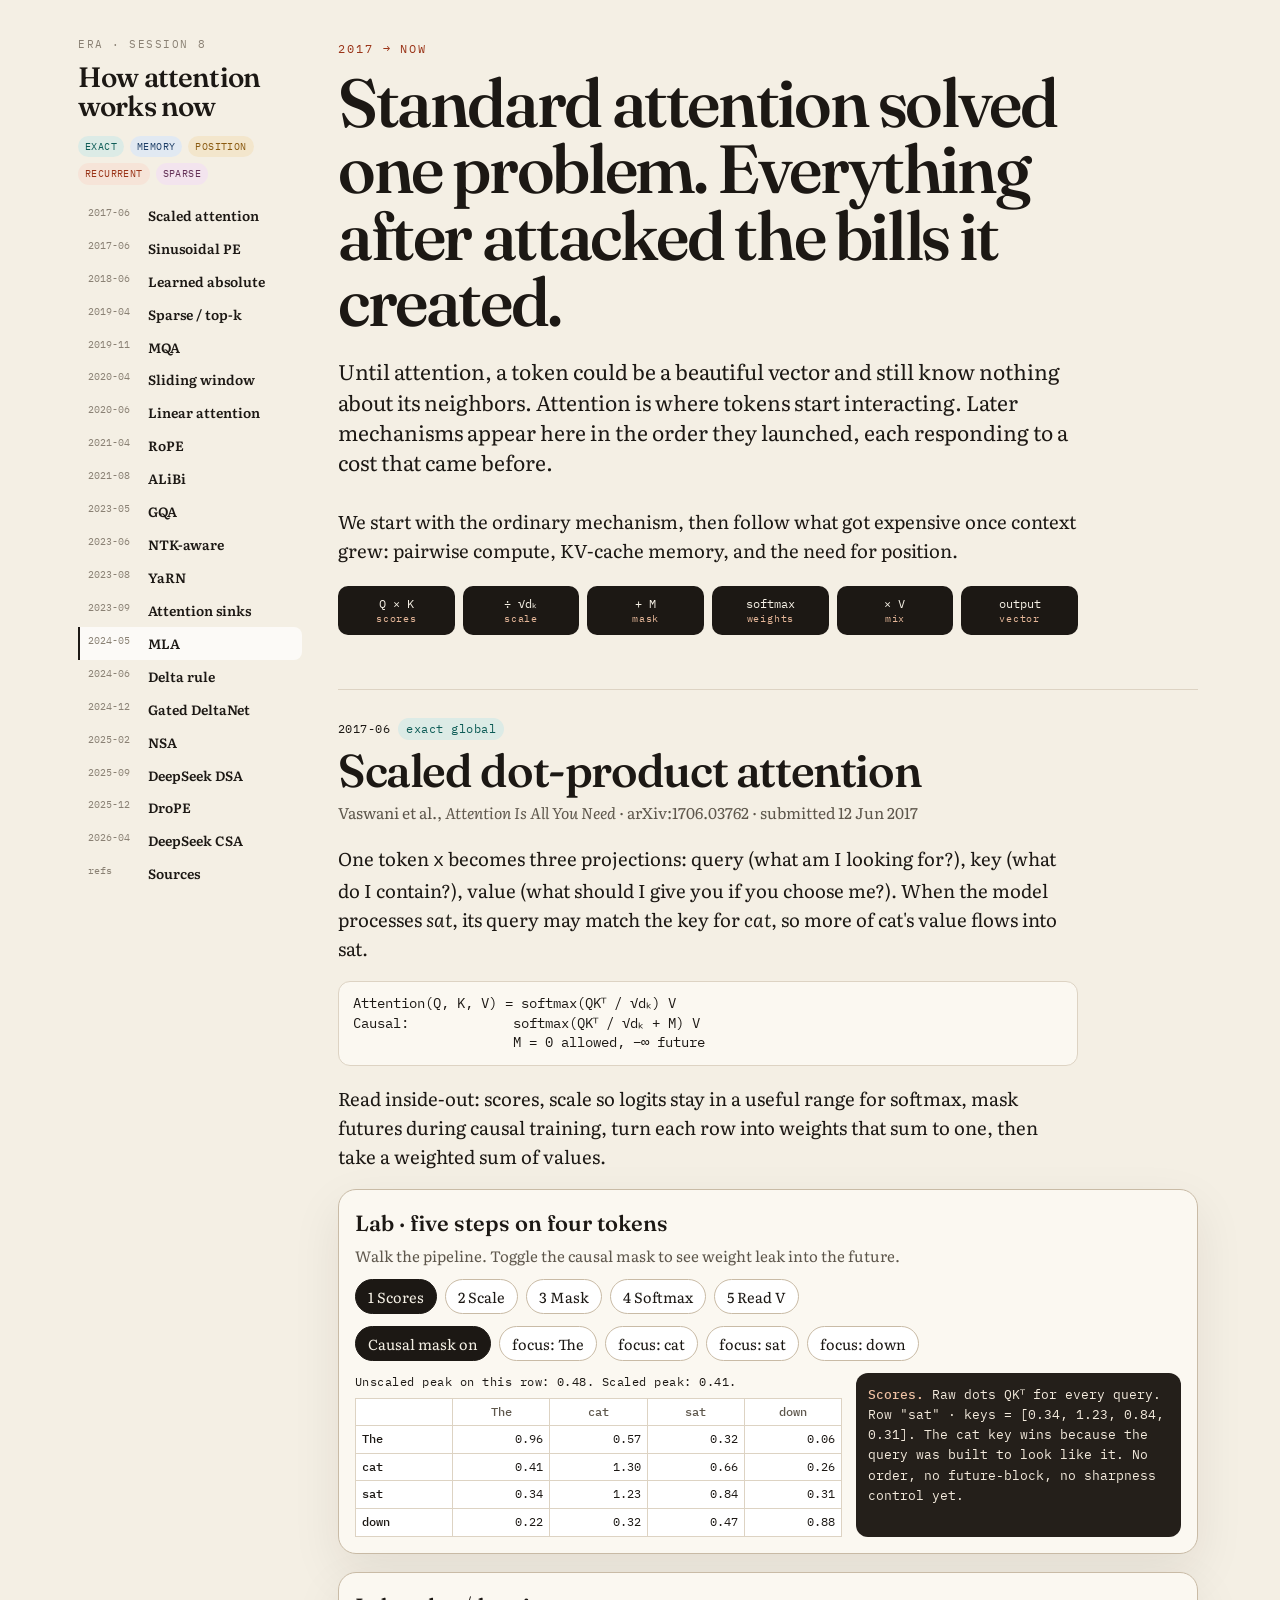
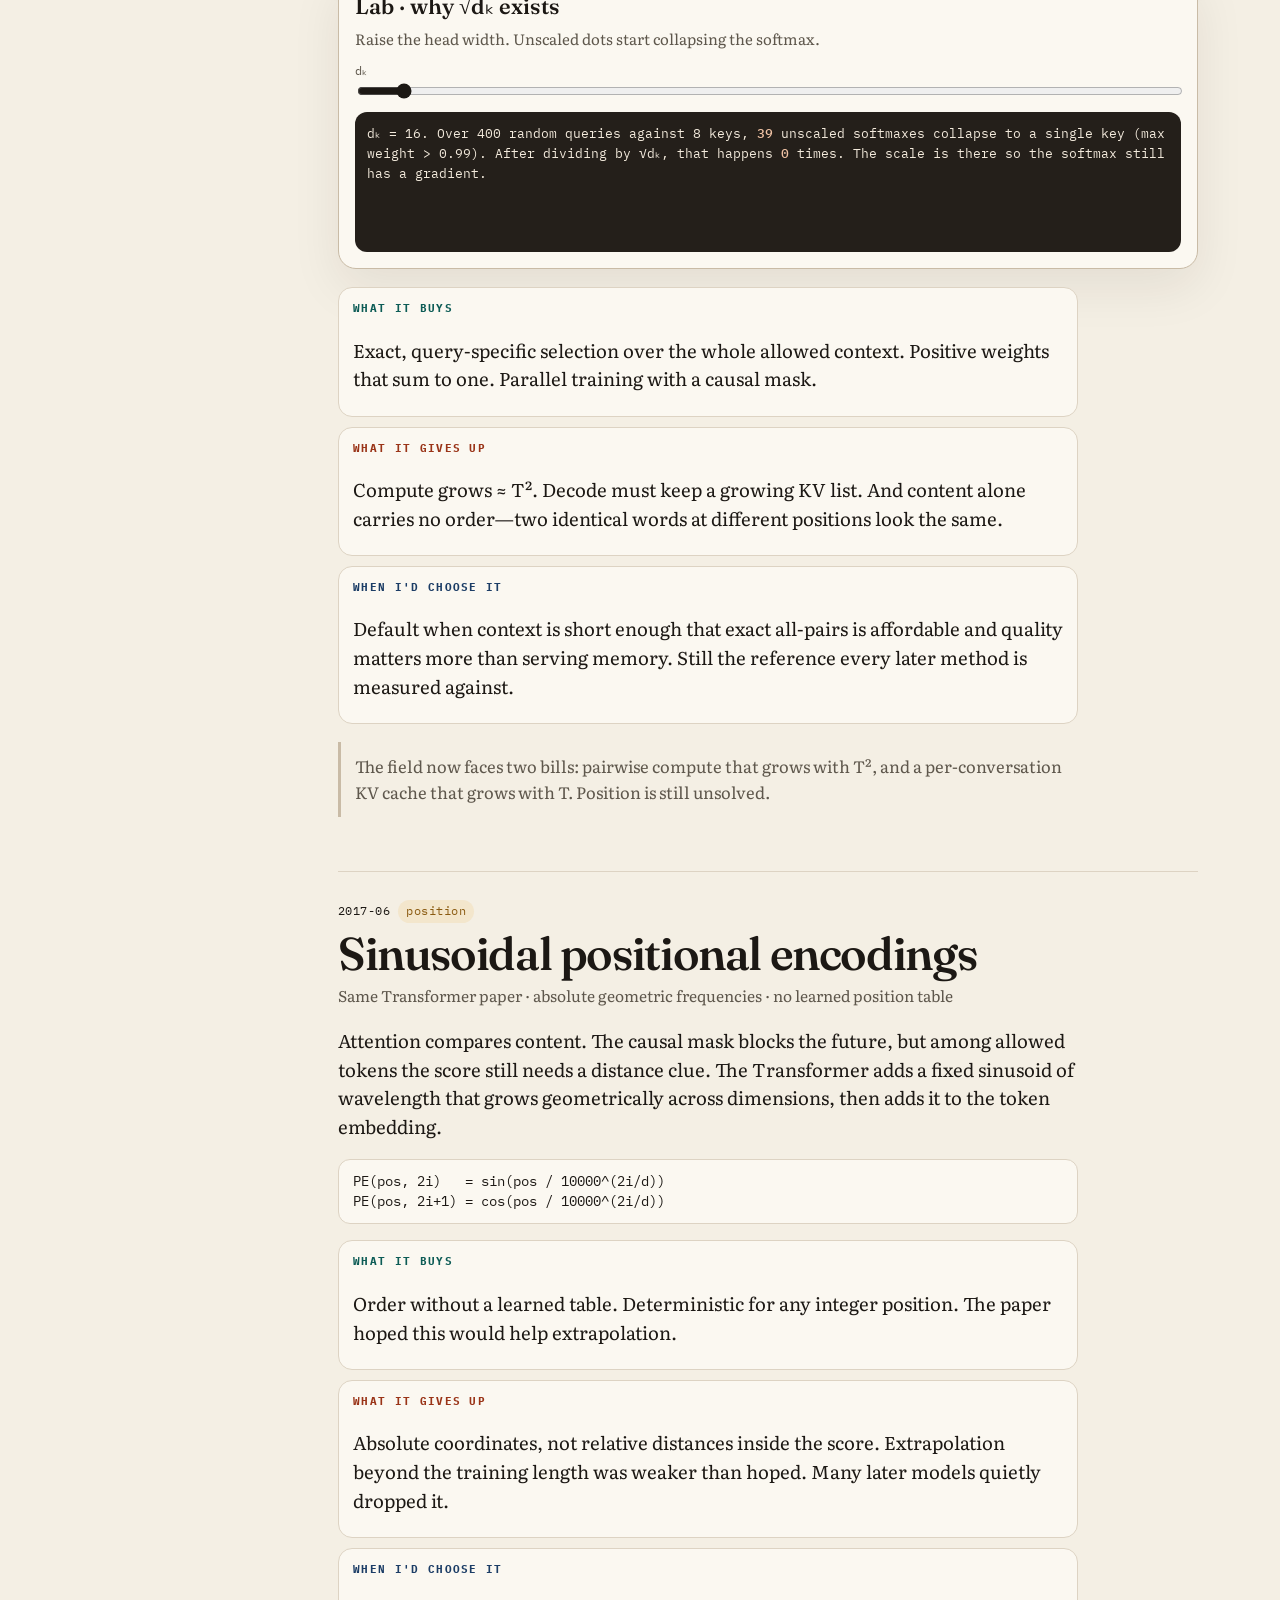
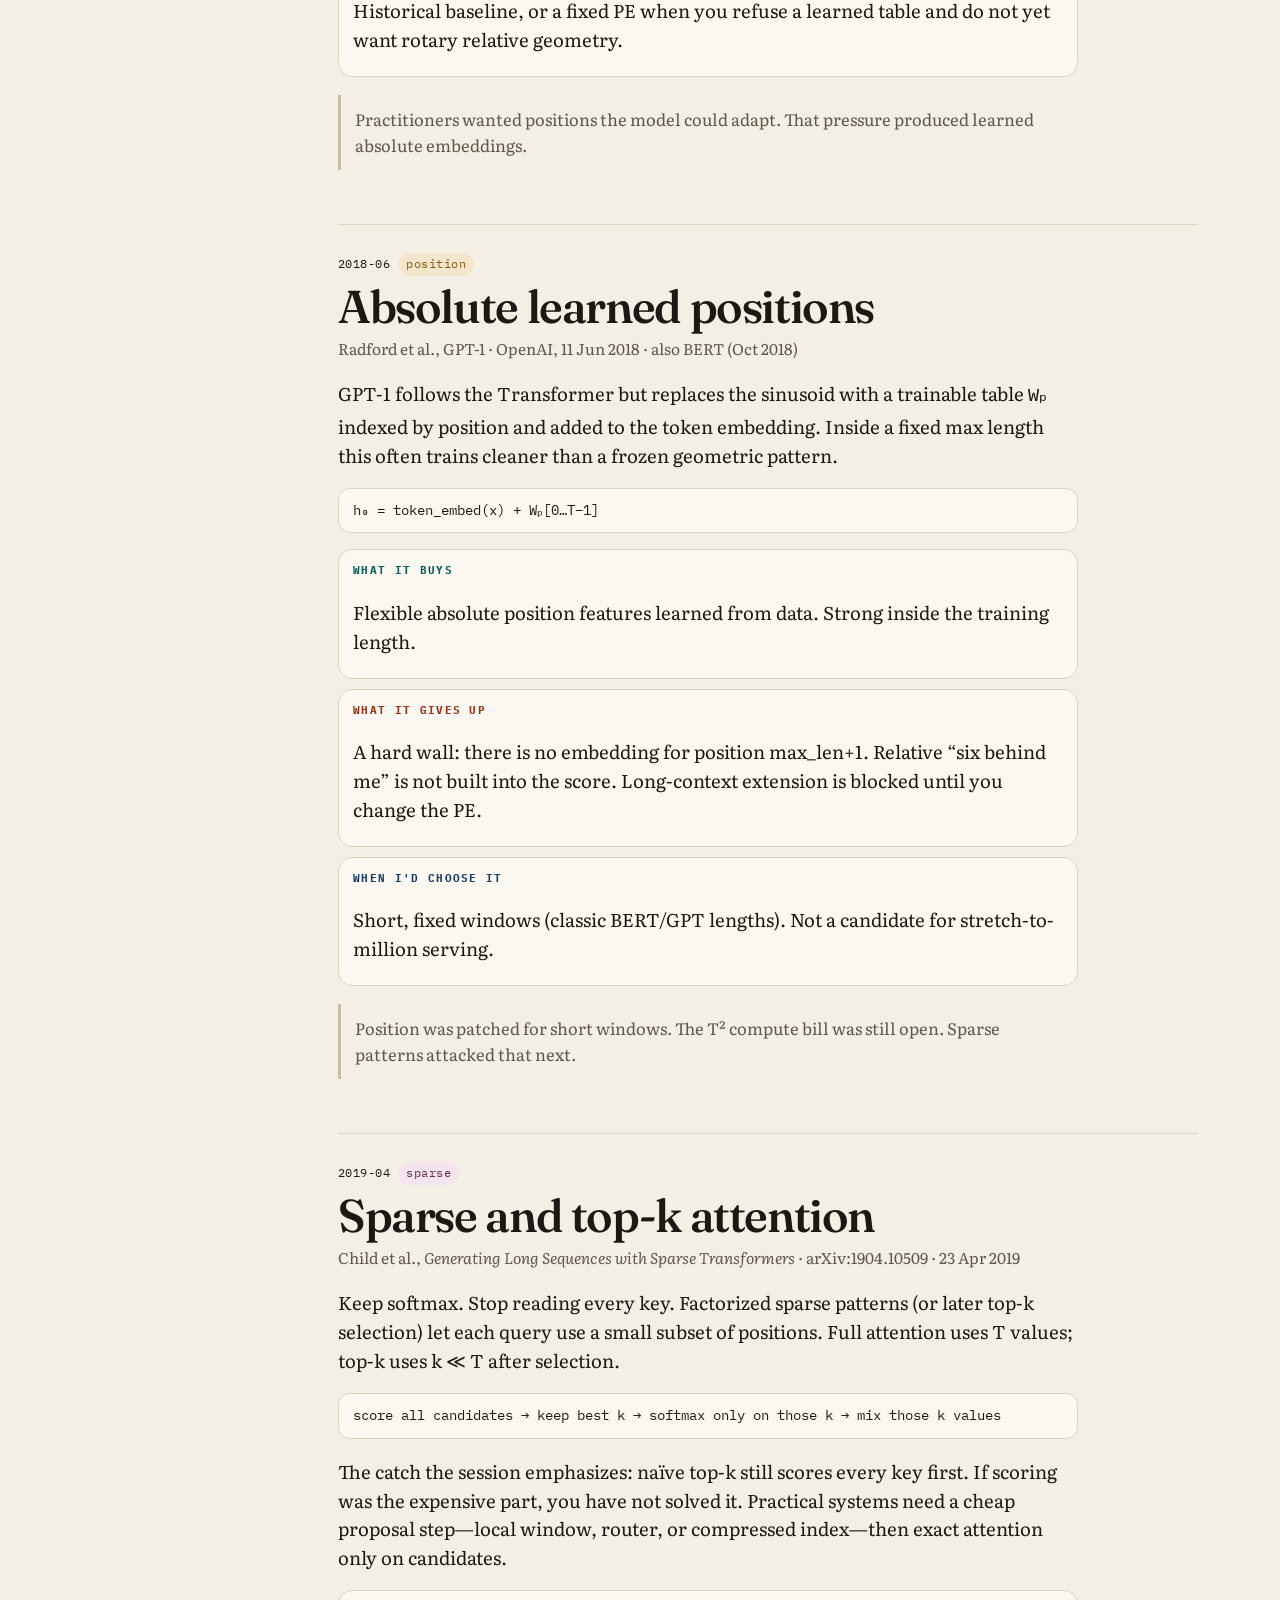
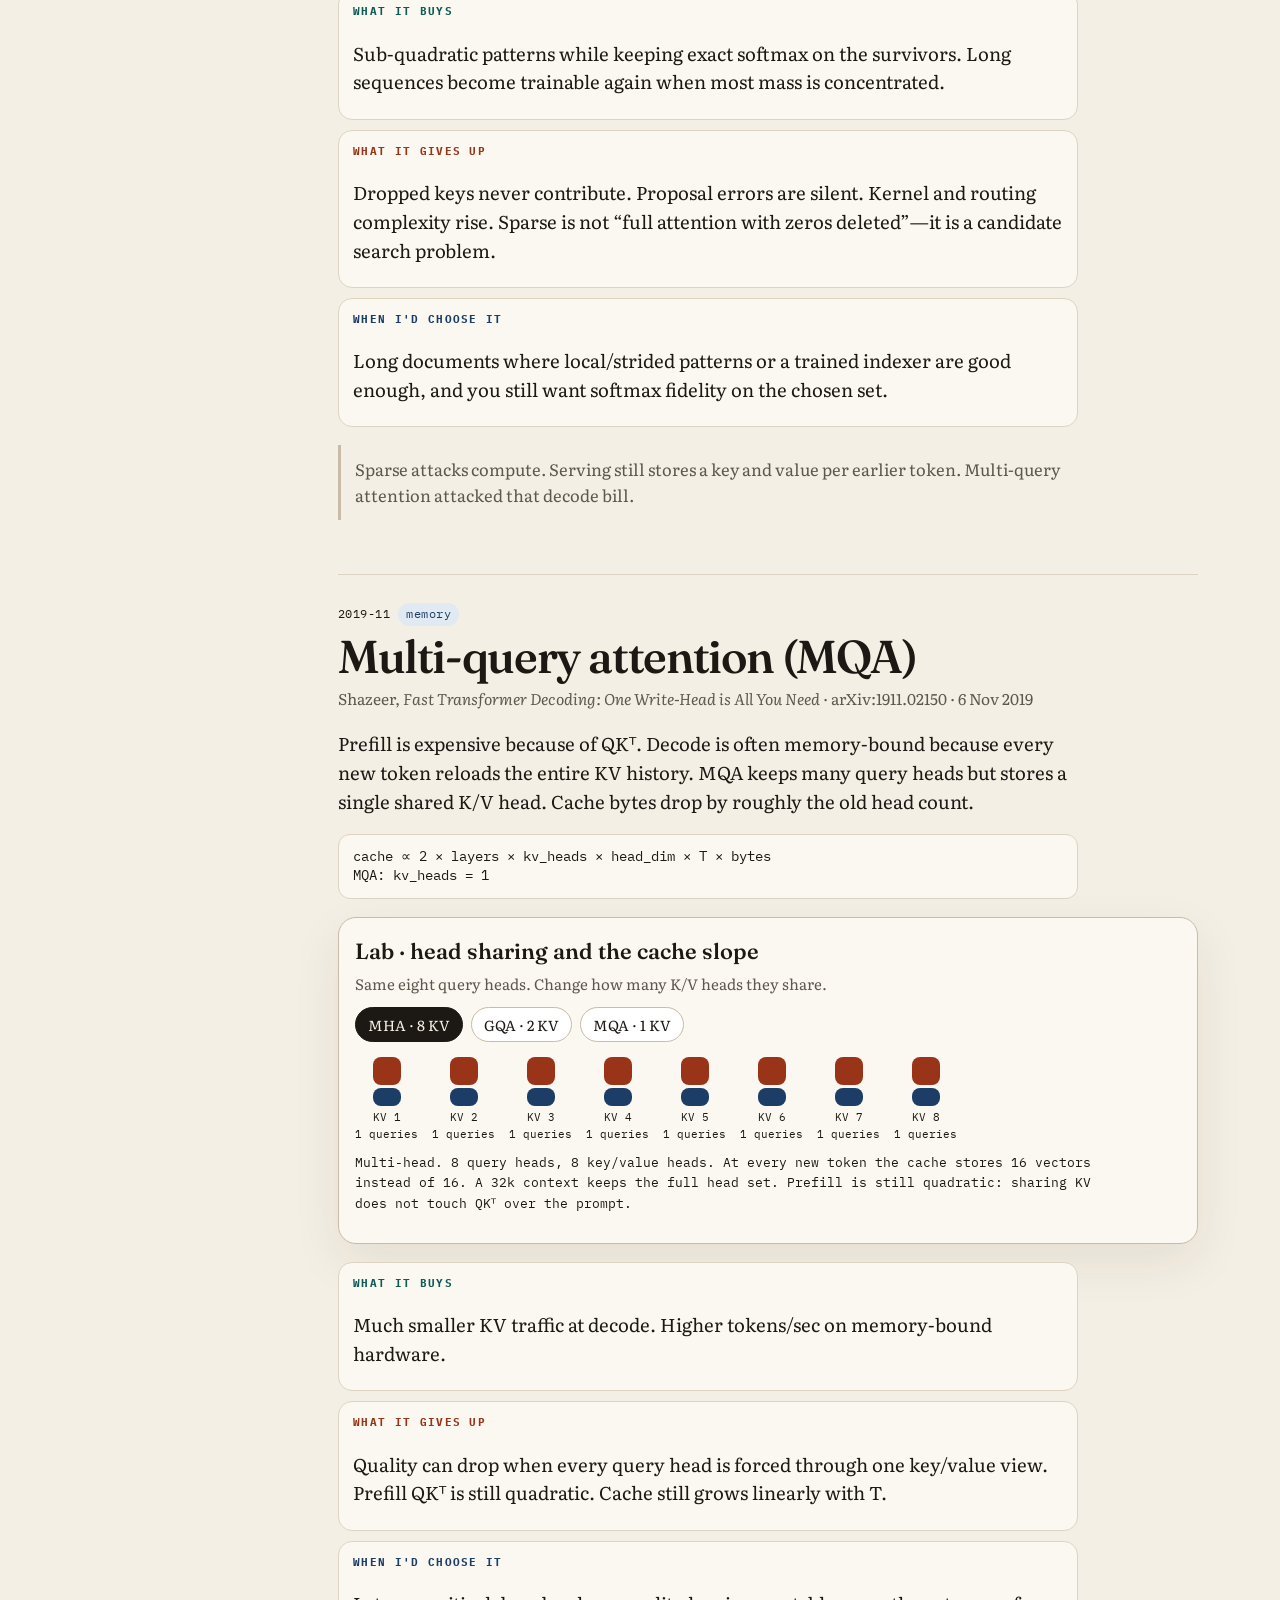
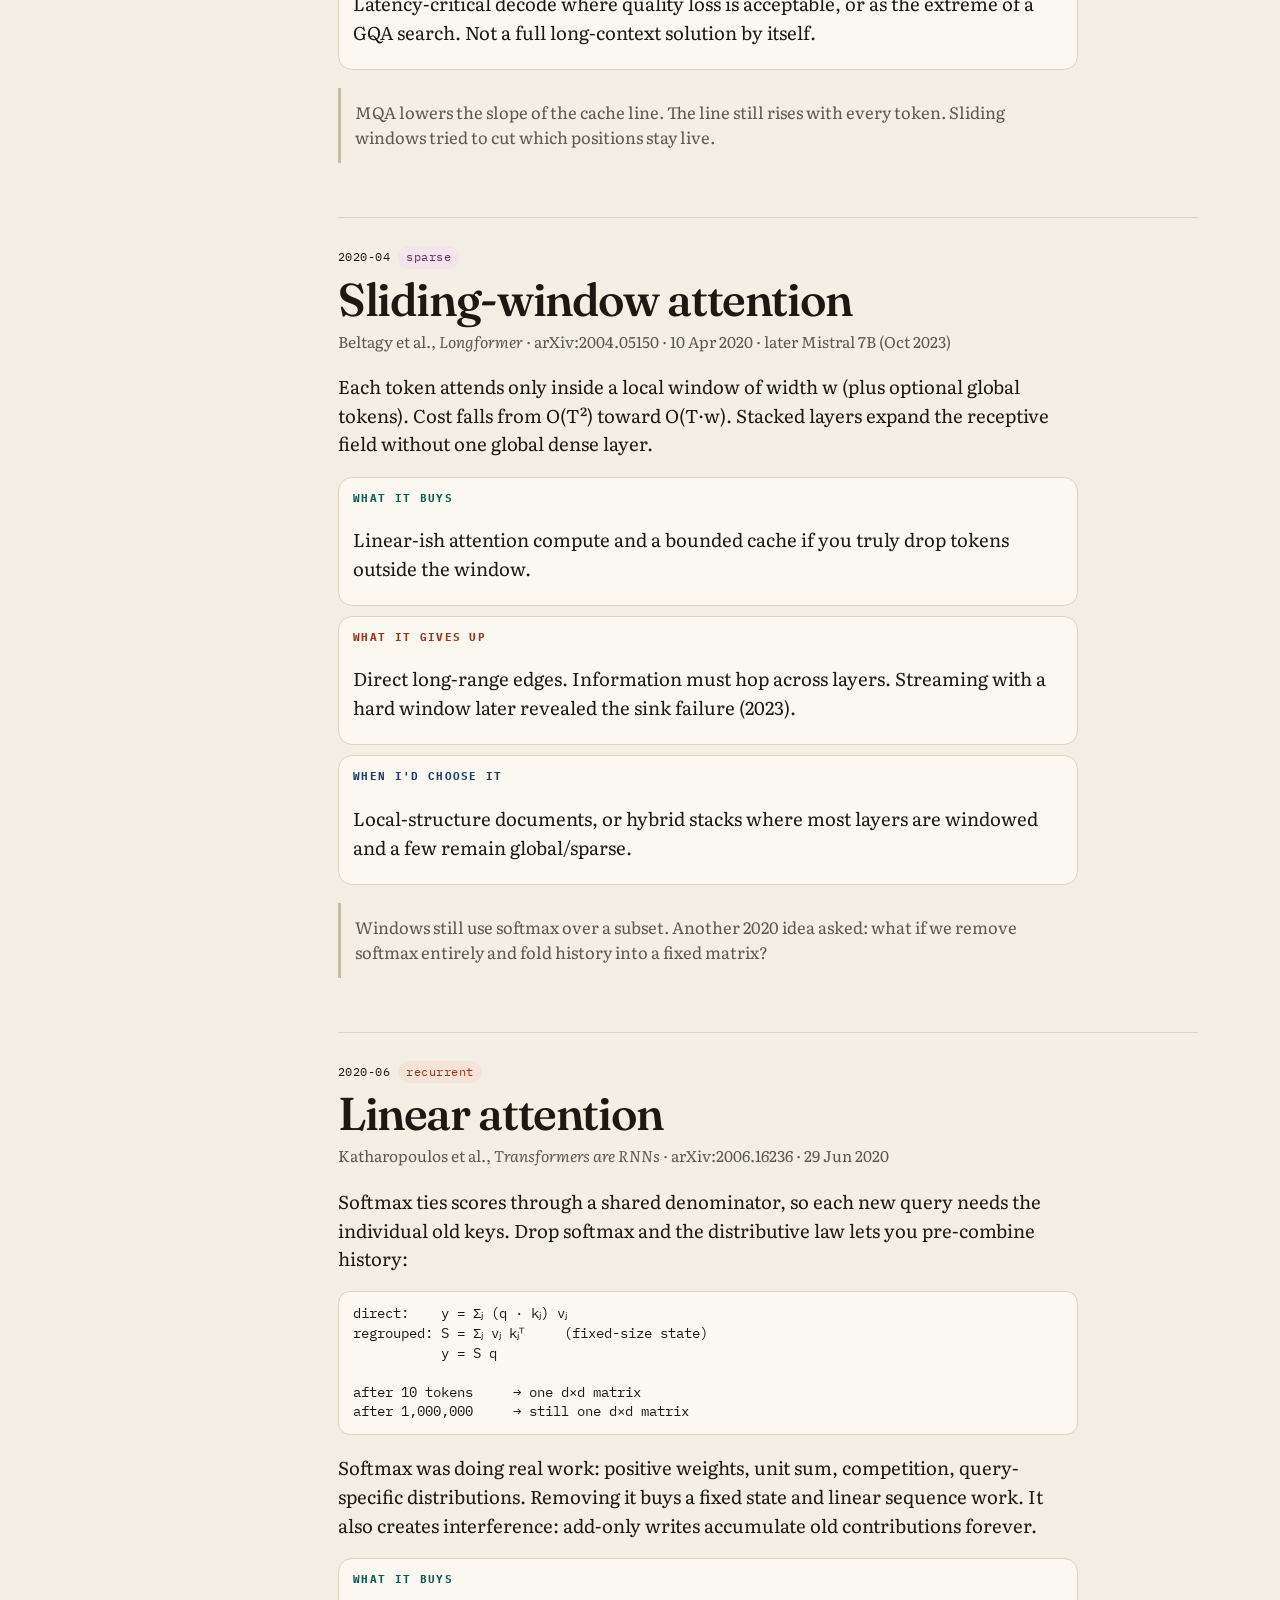
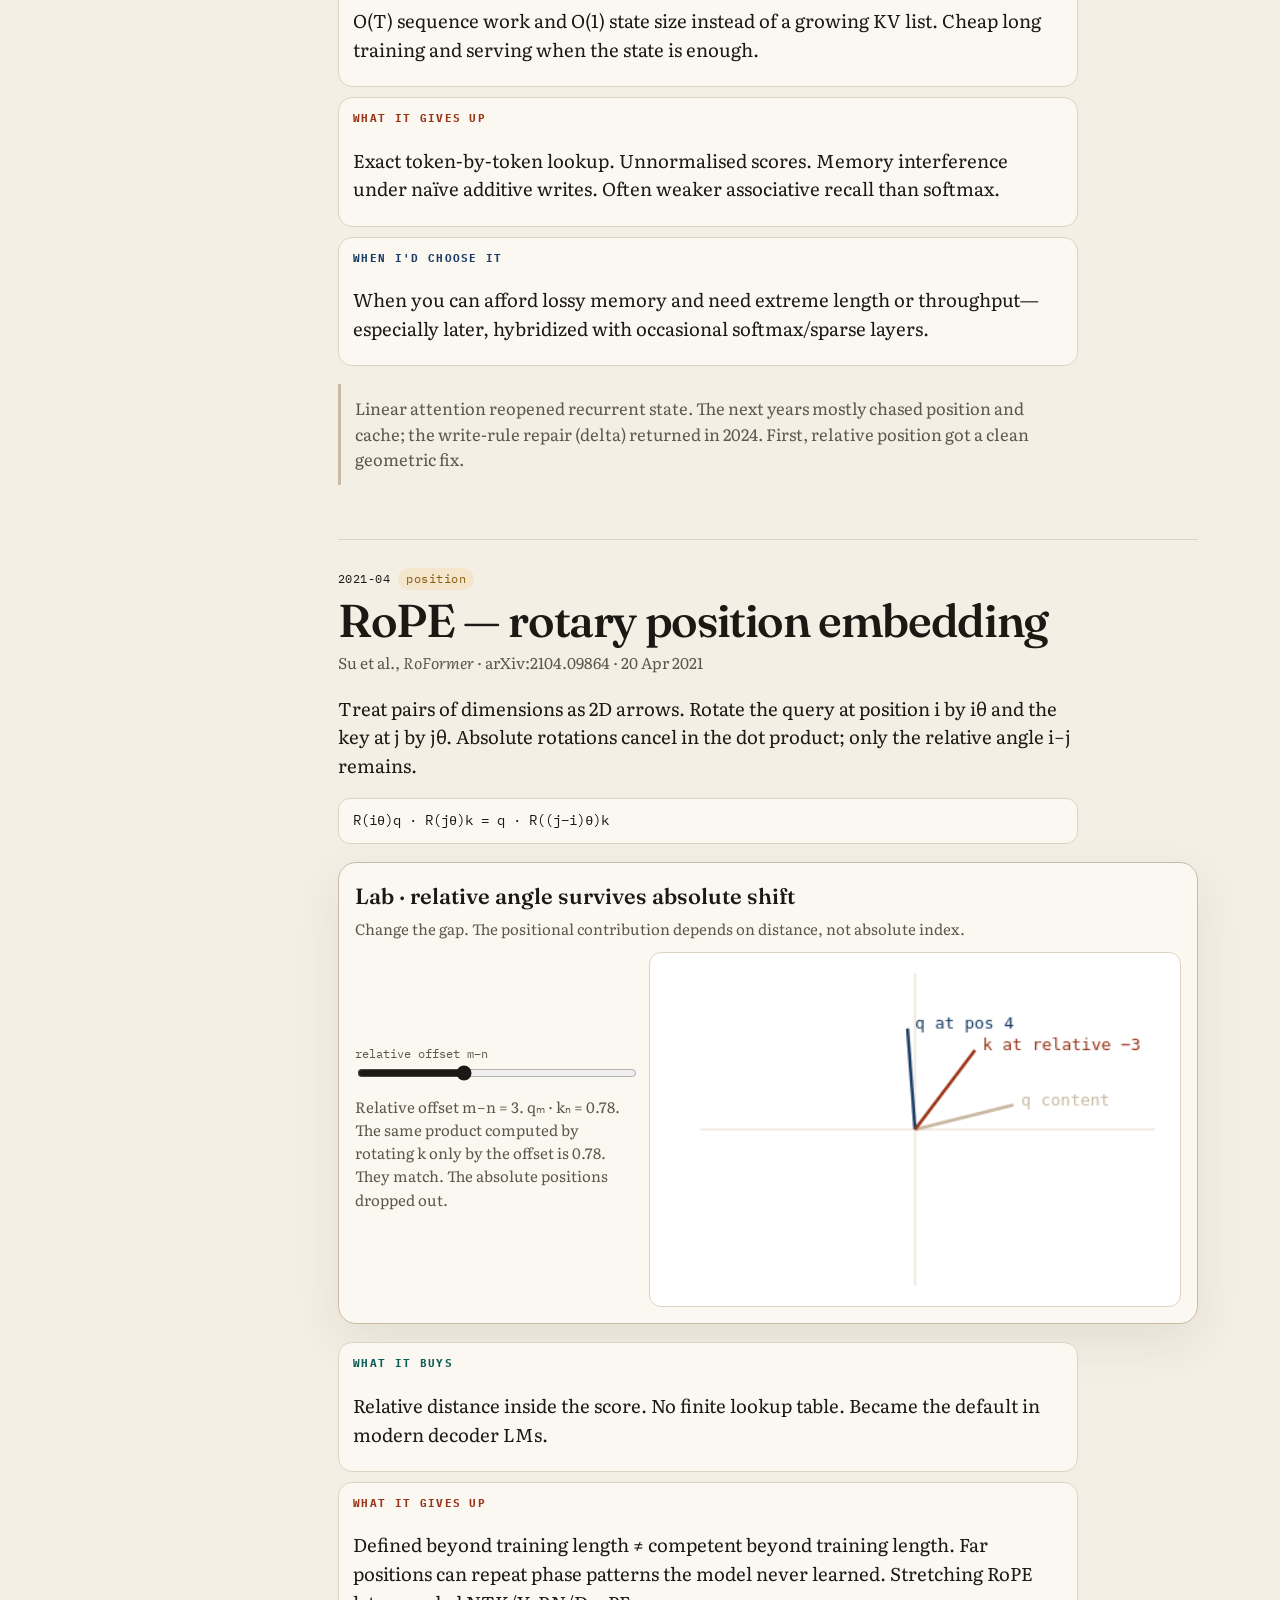
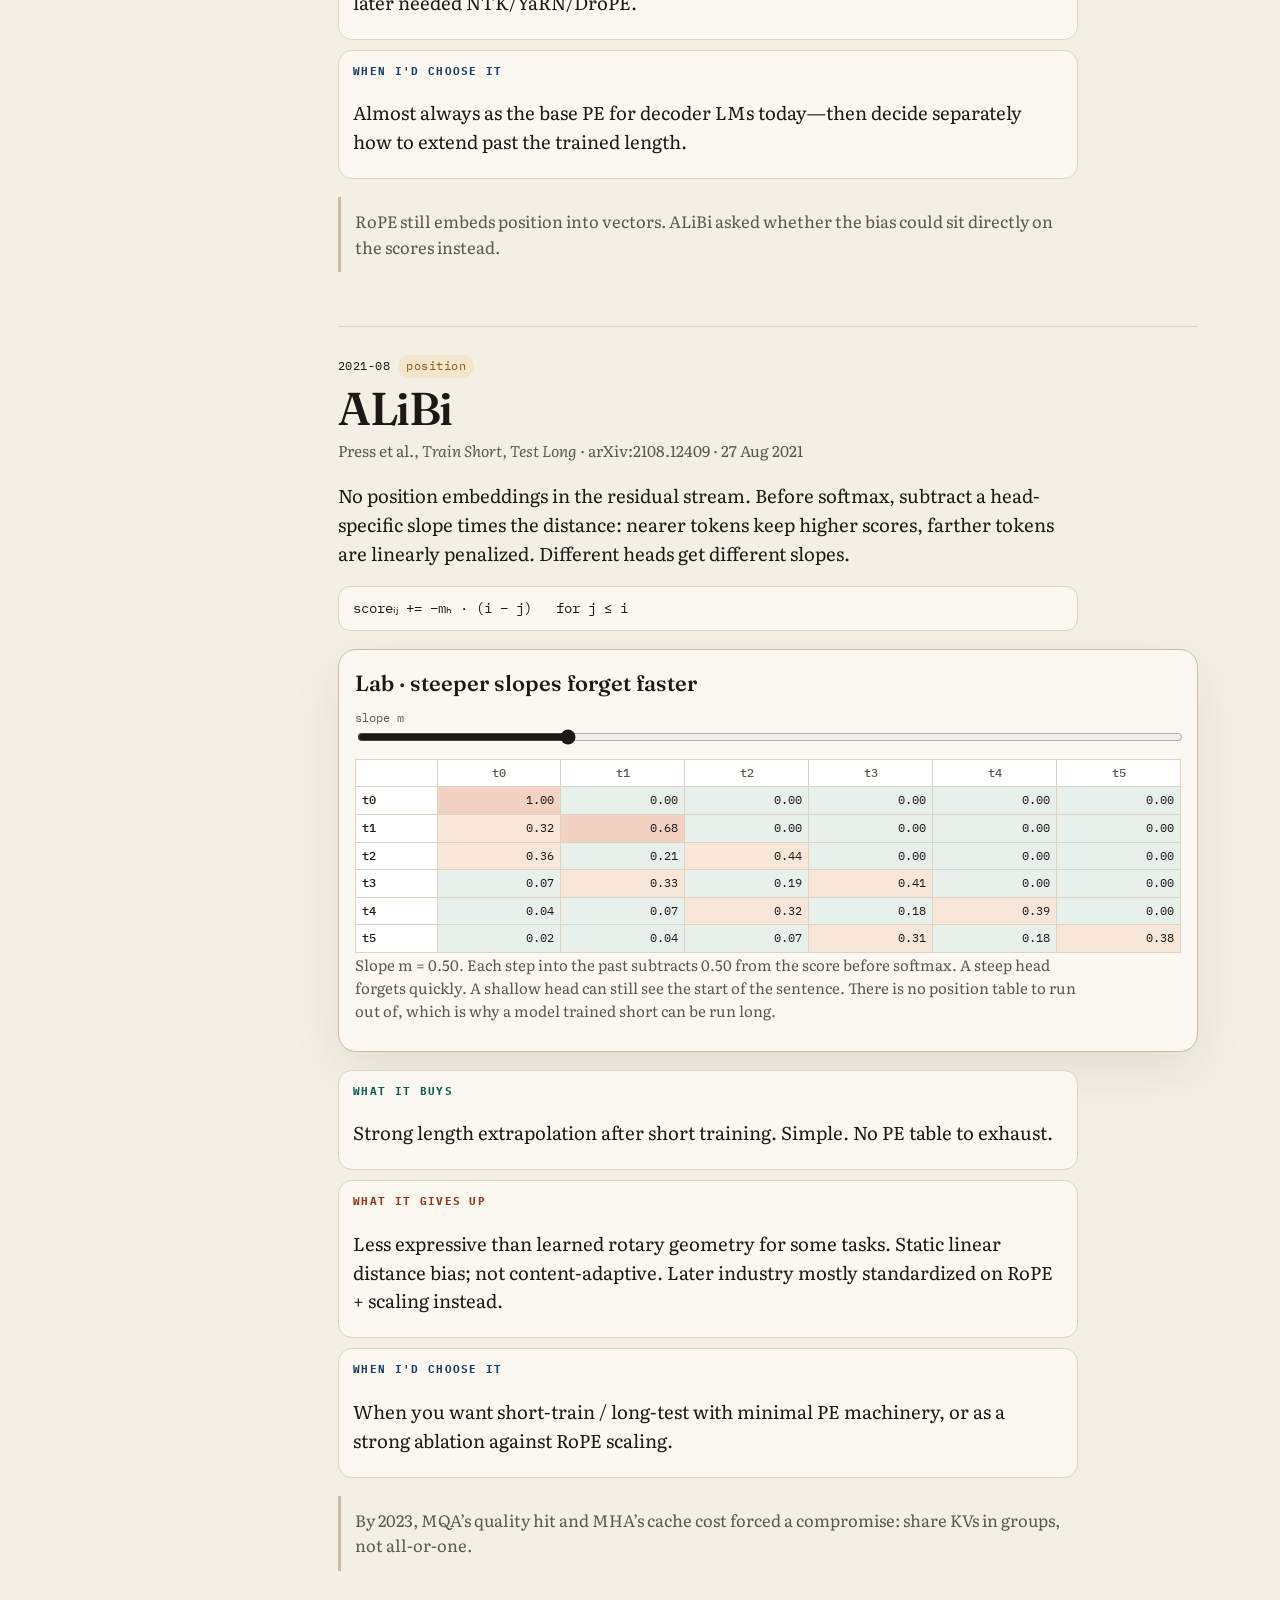
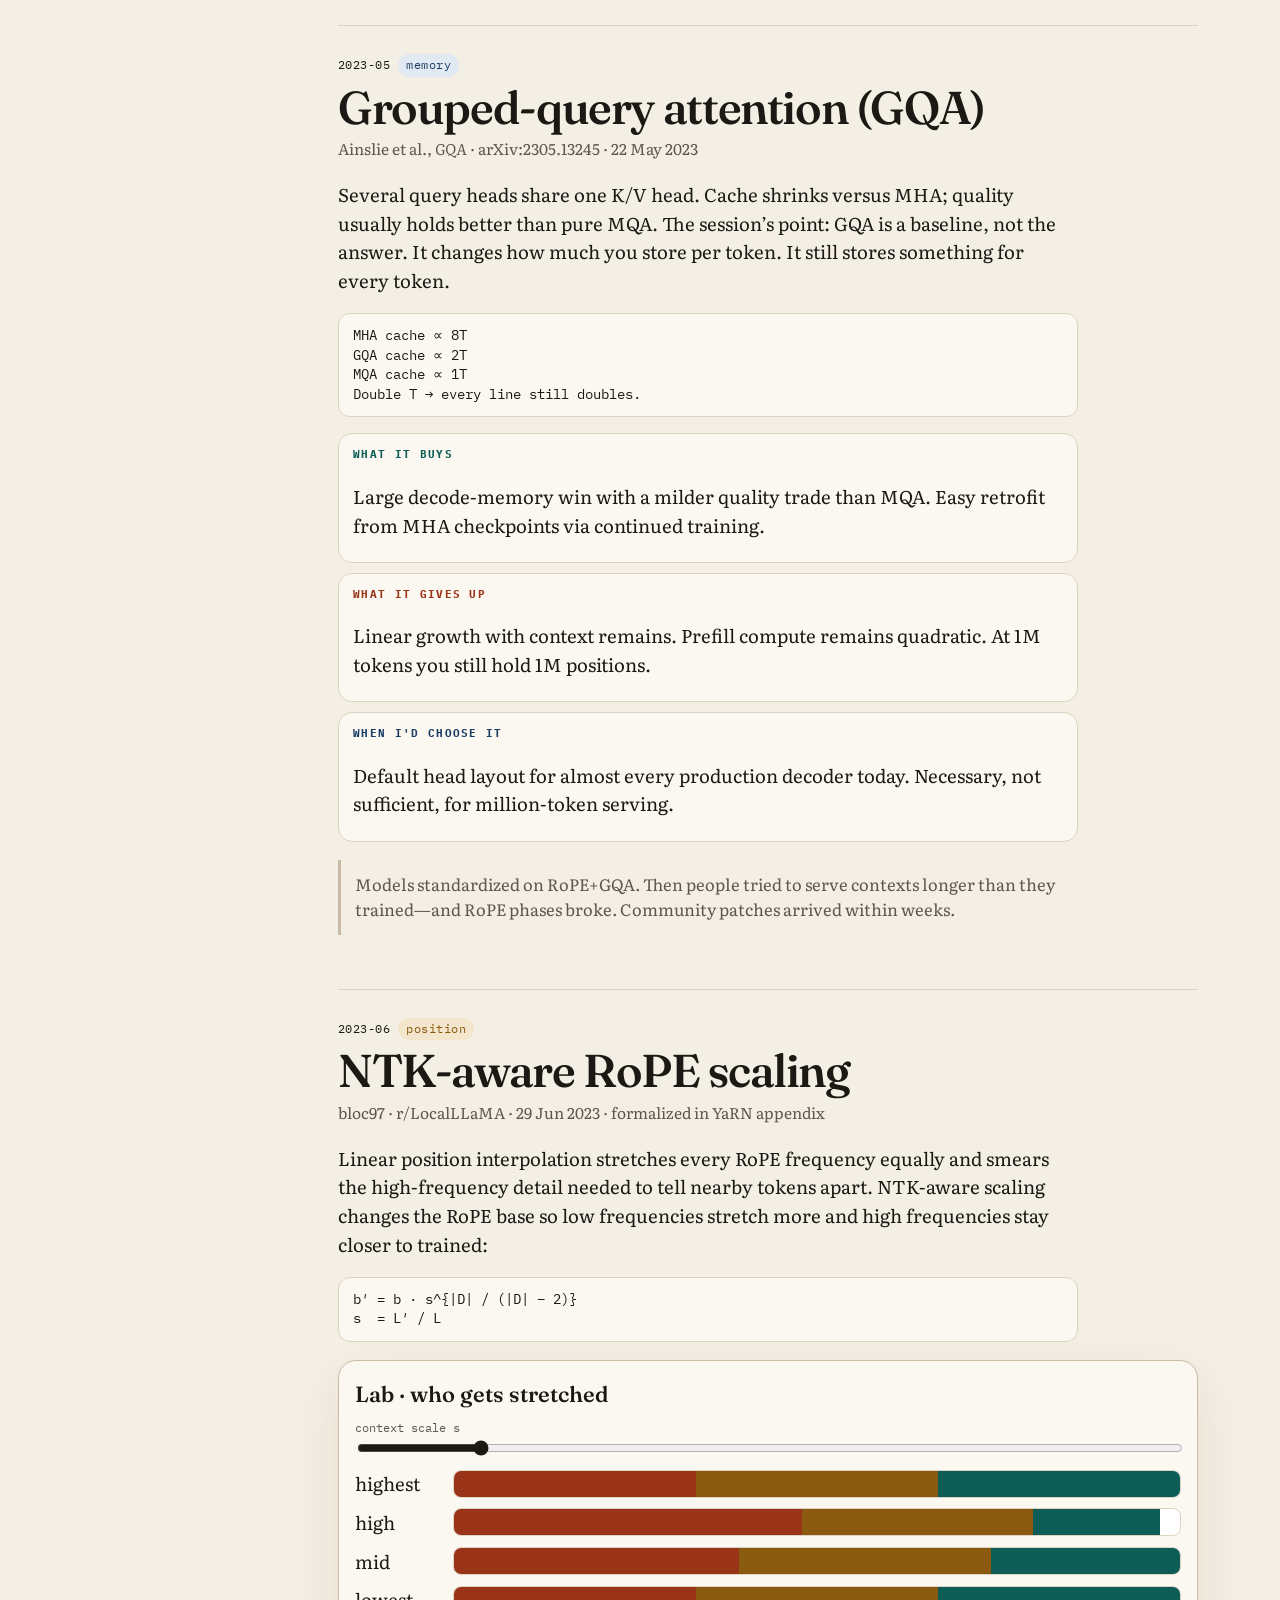
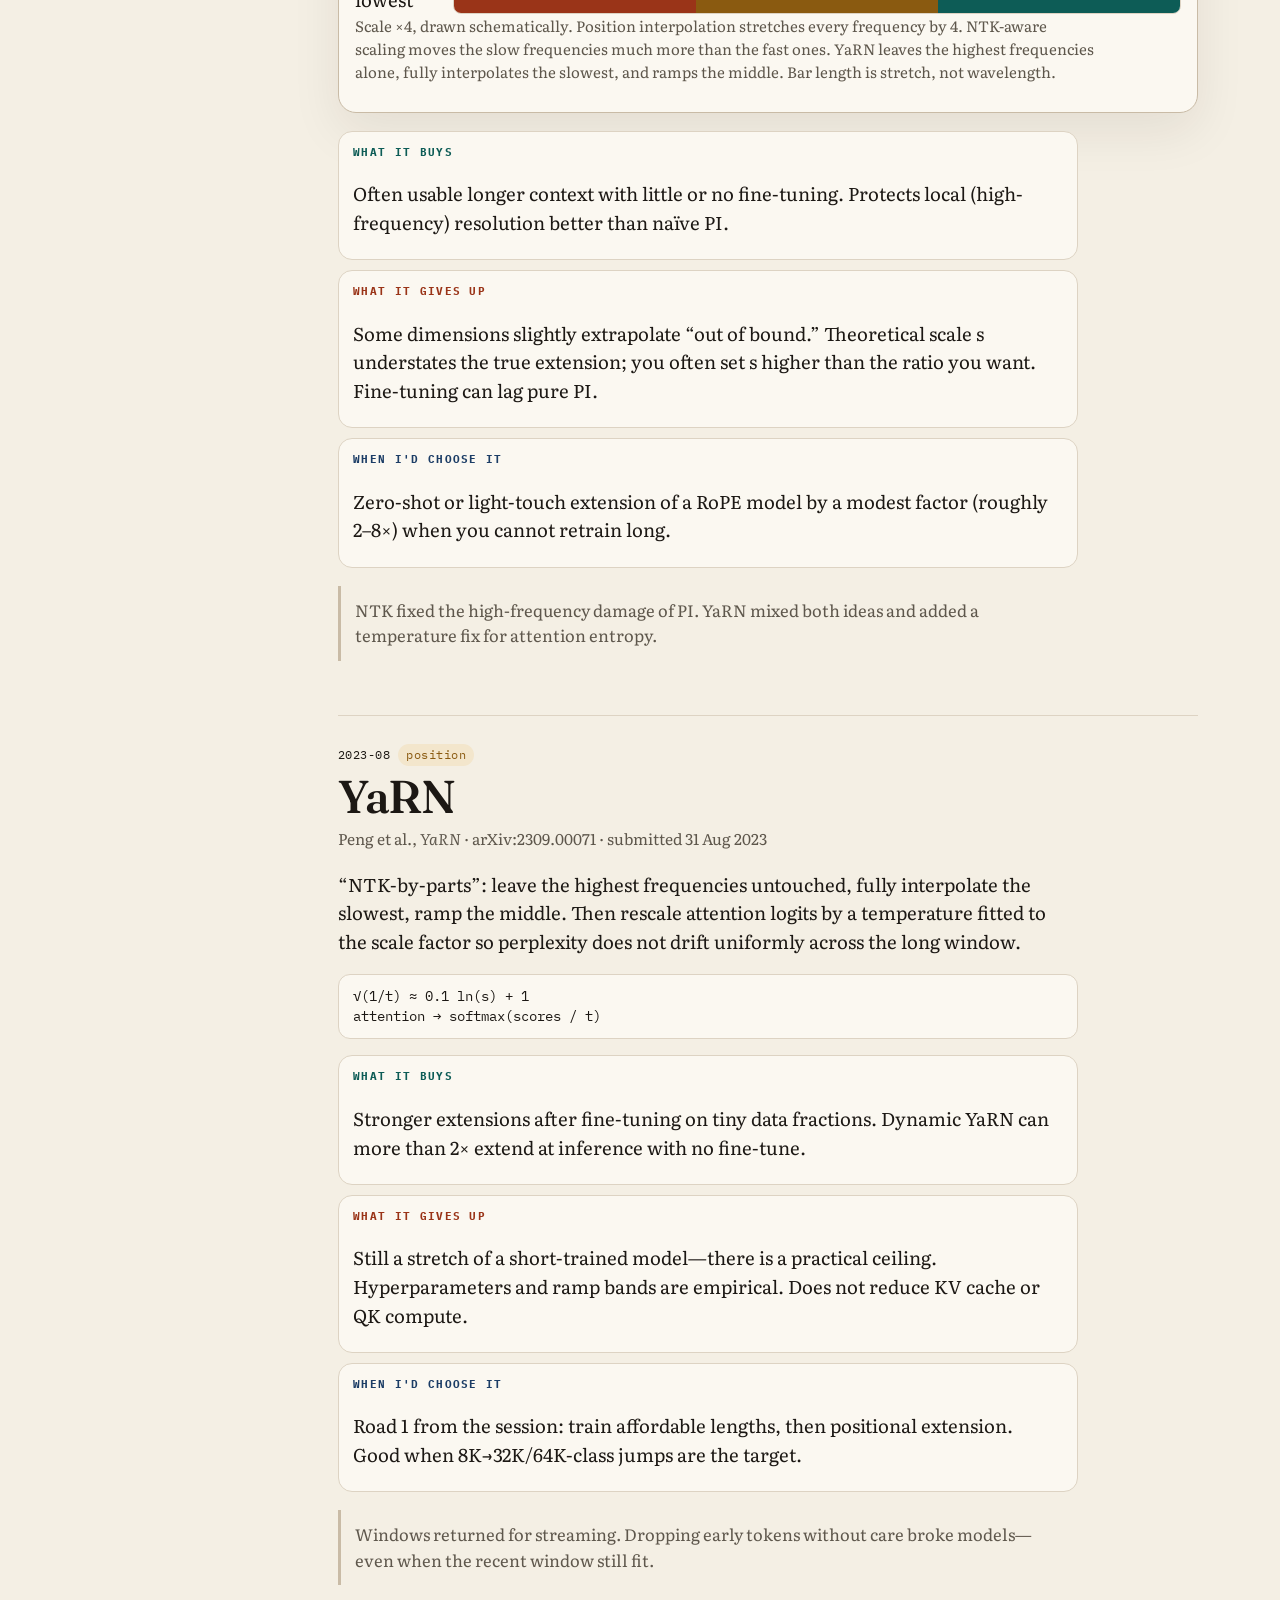
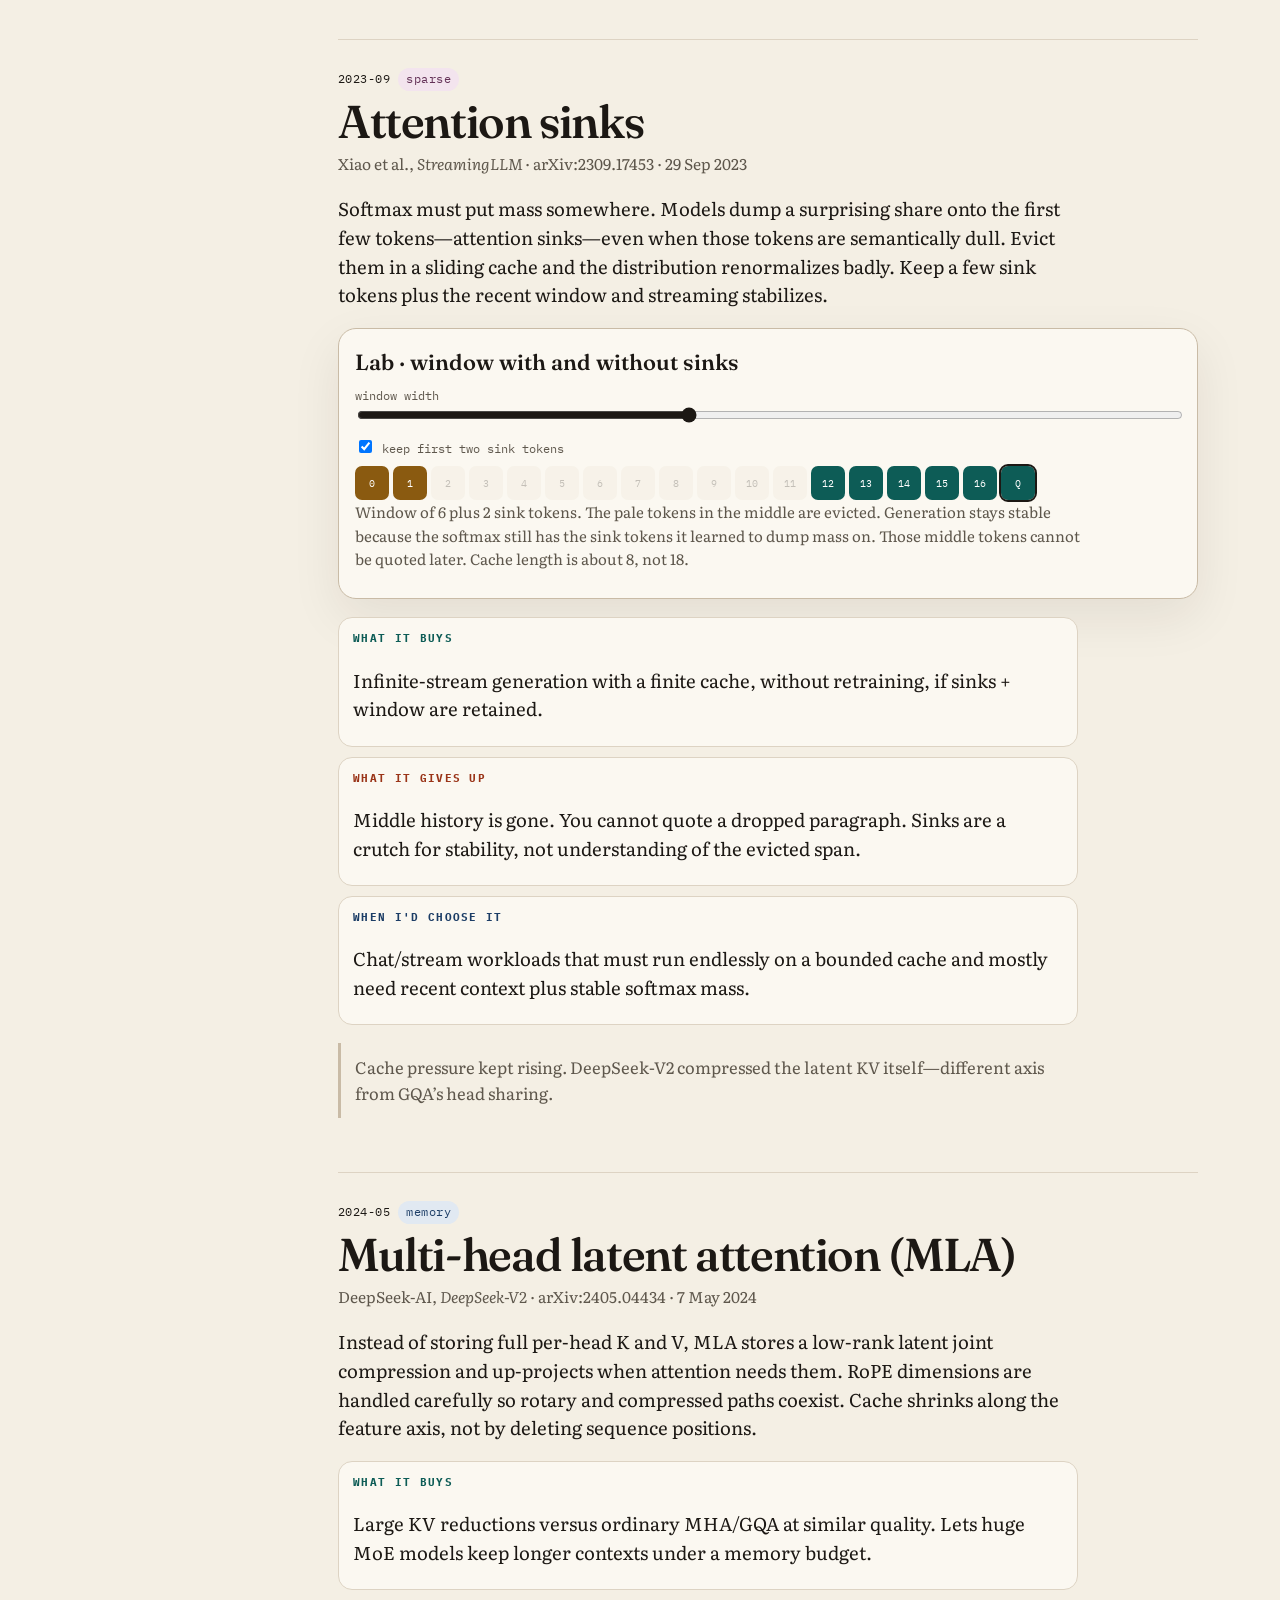
<file: Assignment8/index.html>
<!DOCTYPE html>
<html lang="en">
<head>
  <meta charset="UTF-8" />
  <meta name="viewport" content="width=device-width, initial-scale=1" />
  <title>How Attention Works Now — A Chronology</title>
  <link rel="preconnect" href="https://fonts.googleapis.com" />
  <link rel="preconnect" href="https://fonts.gstatic.com" crossorigin />
  <link href="https://fonts.googleapis.com/css2?family=Fraunces:opsz,wght@9..144,500;9..144,600&family=IBM+Plex+Mono:wght@400;500&family=Literata:opsz,wght@7..72,400;7..72,600&display=swap" rel="stylesheet" />
  <link rel="stylesheet" href="css/styles.css" />
</head>
<body>
  <div class="wrap">
    <aside class="rail" aria-label="Timeline">
      <p class="brand">ERA · Session 8</p>
      <h1>How attention works now</h1>
      <div class="legend">
        <span class="chip exact">exact</span>
        <span class="chip memory">memory</span>
        <span class="chip position">position</span>
        <span class="chip recurrent">recurrent</span>
        <span class="chip sparse">sparse</span>
      </div>
      <ol>
        <li><a href="#attention"><small>2017-06</small><strong>Scaled attention</strong></a></li>
        <li><a href="#sinusoidal"><small>2017-06</small><strong>Sinusoidal PE</strong></a></li>
        <li><a href="#learned"><small>2018-06</small><strong>Learned absolute</strong></a></li>
        <li><a href="#sparse"><small>2019-04</small><strong>Sparse / top-k</strong></a></li>
        <li><a href="#mqa"><small>2019-11</small><strong>MQA</strong></a></li>
        <li><a href="#window"><small>2020-04</small><strong>Sliding window</strong></a></li>
        <li><a href="#linear"><small>2020-06</small><strong>Linear attention</strong></a></li>
        <li><a href="#rope"><small>2021-04</small><strong>RoPE</strong></a></li>
        <li><a href="#alibi"><small>2021-08</small><strong>ALiBi</strong></a></li>
        <li><a href="#gqa"><small>2023-05</small><strong>GQA</strong></a></li>
        <li><a href="#ntk"><small>2023-06</small><strong>NTK-aware</strong></a></li>
        <li><a href="#yarn"><small>2023-08</small><strong>YaRN</strong></a></li>
        <li><a href="#sinks"><small>2023-09</small><strong>Attention sinks</strong></a></li>
        <li><a href="#mla"><small>2024-05</small><strong>MLA</strong></a></li>
        <li><a href="#delta"><small>2024-06</small><strong>Delta rule</strong></a></li>
        <li><a href="#gated"><small>2024-12</small><strong>Gated DeltaNet</strong></a></li>
        <li><a href="#nsa"><small>2025-02</small><strong>NSA</strong></a></li>
        <li><a href="#dsa"><small>2025-09</small><strong>DeepSeek DSA</strong></a></li>
        <li><a href="#drope"><small>2025-12</small><strong>DroPE</strong></a></li>
        <li><a href="#csa"><small>2026-04</small><strong>DeepSeek CSA</strong></a></li>
        <li><a href="#sources"><small>refs</small><strong>Sources</strong></a></li>
      </ol>
    </aside>

    <main>
      <header class="hero">
        <p class="kicker">2017 → now</p>
        <h2>Standard attention solved one problem. Everything after attacked the bills it created.</h2>
        <p class="lede measure">
          Until attention, a token could be a beautiful vector and still know nothing about its neighbors.
          Attention is where tokens start interacting. Later mechanisms appear here in the order they launched, each responding to a cost that came before.
        </p>
      </header>

      <section class="measure">
        <p>
          We start with the ordinary mechanism, then follow what got expensive once context grew: pairwise compute, KV-cache memory, and the need for position.
        </p>
        <div class="flow" aria-hidden="true">
          <span>Q × K<em>scores</em></span>
          <span>÷ √dₖ<em>scale</em></span>
          <span>+ M<em>mask</em></span>
          <span>softmax<em>weights</em></span>
          <span>× V<em>mix</em></span>
          <span>output<em>vector</em></span>
        </div>
      </section>

      <!-- 1 -->
      <article class="chapter" id="attention">
        <header>
          <div class="meta">
            <time datetime="2017-06">2017-06</time>
            <span class="priority exact">exact global</span>
          </div>
          <h3>Scaled dot-product attention</h3>
          <p class="cite">Vaswani et al., <em>Attention Is All You Need</em> · arXiv:1706.03762 · submitted 12 Jun 2017</p>
        </header>
        <p>
          One token <code>x</code> becomes three projections: query (what am I looking for?),
          key (what do I contain?), value (what should I give you if you choose me?).
          When the model processes <em>sat</em>, its query may match the key for <em>cat</em>,
          so more of cat's value flows into sat.
        </p>
        <pre class="formula">Attention(Q, K, V) = softmax(QKᵀ / √dₖ) V
Causal:             softmax(QKᵀ / √dₖ + M) V
                    M = 0 allowed, −∞ future</pre>
        <p>
          Read inside-out: scores, scale so logits stay in a useful range for softmax,
          mask futures during causal training, turn each row into weights that sum to one,
          then take a weighted sum of values.
        </p>

        <div class="lab" id="attention-lab">
          <h4>Lab · five steps on four tokens</h4>
          <p class="hint">Walk the pipeline. Toggle the causal mask to see weight leak into the future.</p>
          <div class="steps"></div>
          <div class="controls">
            <button id="mask-toggle" type="button">Causal mask on</button>
            <button type="button" data-focus="0">focus: The</button>
            <button type="button" data-focus="1">focus: cat</button>
            <button type="button" data-focus="2">focus: sat</button>
            <button type="button" data-focus="3">focus: down</button>
          </div>
          <div class="matrices">
            <div class="panel">
              <p id="scale-note"></p>
              <div id="score-table"></div>
            </div>
            <div class="readout" id="readout"></div>
          </div>
        </div>

        <div class="lab" id="scale-lab">
          <h4>Lab · why √dₖ exists</h4>
          <p class="hint">Raise the head width. Unscaled dots start collapsing the softmax.</p>
          <label class="sl">dₖ <input class="slider" type="range" min="4" max="256" value="16" /></label>
          <div class="readout" id="scale-read"></div>
        </div>

        <div class="trade">
          <article class="buy"><h4>What it buys</h4><p>Exact, query-specific selection over the whole allowed context. Positive weights that sum to one. Parallel training with a causal mask.</p></article>
          <article class="give"><h4>What it gives up</h4><p>Compute grows ≈ T². Decode must keep a growing KV list. And content alone carries no order—two identical words at different positions look the same.</p></article>
          <article class="when"><h4>When I'd choose it</h4><p>Default when context is short enough that exact all-pairs is affordable and quality matters more than serving memory. Still the reference every later method is measured against.</p></article>
        </div>
        <p class="bridge">The field now faces two bills: pairwise compute that grows with T², and a per-conversation KV cache that grows with T. Position is still unsolved.</p>
      </article>

      <!-- 2 -->
      <article class="chapter" id="sinusoidal">
        <header>
          <div class="meta">
            <time datetime="2017-06">2017-06</time>
            <span class="priority position">position</span>
          </div>
          <h3>Sinusoidal positional encodings</h3>
          <p class="cite">Same Transformer paper · absolute geometric frequencies · no learned position table</p>
        </header>
        <p>
          Attention compares content. The causal mask blocks the future, but among allowed tokens the score still needs a distance clue.
          The Transformer adds a fixed sinusoid of wavelength that grows geometrically across dimensions, then adds it to the token embedding.
        </p>
        <pre class="formula">PE(pos, 2i)   = sin(pos / 10000^(2i/d))
PE(pos, 2i+1) = cos(pos / 10000^(2i/d))</pre>
        <div class="trade">
          <article class="buy"><h4>What it buys</h4><p>Order without a learned table. Deterministic for any integer position. The paper hoped this would help extrapolation.</p></article>
          <article class="give"><h4>What it gives up</h4><p>Absolute coordinates, not relative distances inside the score. Extrapolation beyond the training length was weaker than hoped. Many later models quietly dropped it.</p></article>
          <article class="when"><h4>When I'd choose it</h4><p>Historical baseline, or a fixed PE when you refuse a learned table and do not yet want rotary relative geometry.</p></article>
        </div>
        <p class="bridge">Practitioners wanted positions the model could adapt. That pressure produced learned absolute embeddings.</p>
      </article>

      <!-- 3 -->
      <article class="chapter" id="learned">
        <header>
          <div class="meta">
            <time datetime="2018-06">2018-06</time>
            <span class="priority position">position</span>
          </div>
          <h3>Absolute learned positions</h3>
          <p class="cite">Radford et al., GPT-1 · OpenAI, 11 Jun 2018 · also BERT (Oct 2018)</p>
        </header>
        <p>
          GPT-1 follows the Transformer but replaces the sinusoid with a trainable table <code>Wₚ</code> indexed by position and added to the token embedding.
          Inside a fixed max length this often trains cleaner than a frozen geometric pattern.
        </p>
        <pre class="formula">h₀ = token_embed(x) + Wₚ[0…T−1]</pre>
        <div class="trade">
          <article class="buy"><h4>What it buys</h4><p>Flexible absolute position features learned from data. Strong inside the training length.</p></article>
          <article class="give"><h4>What it gives up</h4><p>A hard wall: there is no embedding for position max_len+1. Relative “six behind me” is not built into the score. Long-context extension is blocked until you change the PE.</p></article>
          <article class="when"><h4>When I'd choose it</h4><p>Short, fixed windows (classic BERT/GPT lengths). Not a candidate for stretch-to-million serving.</p></article>
        </div>
        <p class="bridge">Position was patched for short windows. The T² compute bill was still open. Sparse patterns attacked that next.</p>
      </article>

      <!-- 4 -->
      <article class="chapter" id="sparse">
        <header>
          <div class="meta">
            <time datetime="2019-04">2019-04</time>
            <span class="priority sparse">sparse</span>
          </div>
          <h3>Sparse and top-k attention</h3>
          <p class="cite">Child et al., <em>Generating Long Sequences with Sparse Transformers</em> · arXiv:1904.10509 · 23 Apr 2019</p>
        </header>
        <p>
          Keep softmax. Stop reading every key. Factorized sparse patterns (or later top-k selection) let each query use a small subset of positions.
          Full attention uses T values; top-k uses k ≪ T after selection.
        </p>
        <pre class="formula">score all candidates → keep best k → softmax only on those k → mix those k values</pre>
        <p>
          The catch the session emphasizes: naïve top-k still scores every key first.
          If scoring was the expensive part, you have not solved it. Practical systems need a cheap proposal step—local window, router, or compressed index—then exact attention only on candidates.
        </p>
        <div class="trade">
          <article class="buy"><h4>What it buys</h4><p>Sub-quadratic patterns while keeping exact softmax on the survivors. Long sequences become trainable again when most mass is concentrated.</p></article>
          <article class="give"><h4>What it gives up</h4><p>Dropped keys never contribute. Proposal errors are silent. Kernel and routing complexity rise. Sparse is not “full attention with zeros deleted”—it is a candidate search problem.</p></article>
          <article class="when"><h4>When I'd choose it</h4><p>Long documents where local/strided patterns or a trained indexer are good enough, and you still want softmax fidelity on the chosen set.</p></article>
        </div>
        <p class="bridge">Sparse attacks compute. Serving still stores a key and value per earlier token. Multi-query attention attacked that decode bill.</p>
      </article>

      <!-- 5 -->
      <article class="chapter" id="mqa">
        <header>
          <div class="meta">
            <time datetime="2019-11">2019-11</time>
            <span class="priority memory">memory</span>
          </div>
          <h3>Multi-query attention (MQA)</h3>
          <p class="cite">Shazeer, <em>Fast Transformer Decoding: One Write-Head is All You Need</em> · arXiv:1911.02150 · 6 Nov 2019</p>
        </header>
        <p>
          Prefill is expensive because of QKᵀ. Decode is often memory-bound because every new token reloads the entire KV history.
          MQA keeps many query heads but stores a single shared K/V head. Cache bytes drop by roughly the old head count.
        </p>
        <pre class="formula">cache ∝ 2 × layers × kv_heads × head_dim × T × bytes
MQA: kv_heads = 1</pre>
        <div class="lab" id="cache-lab">
          <h4>Lab · head sharing and the cache slope</h4>
          <p class="hint">Same eight query heads. Change how many K/V heads they share.</p>
          <div class="controls">
            <button type="button" data-mode="mha">MHA · 8 KV</button>
            <button type="button" data-mode="gqa">GQA · 2 KV</button>
            <button type="button" data-mode="mqa">MQA · 1 KV</button>
          </div>
          <div class="heads" id="head-diagram"></div>
          <p class="cache-stat" id="cache-stat"></p>
        </div>
        <div class="trade">
          <article class="buy"><h4>What it buys</h4><p>Much smaller KV traffic at decode. Higher tokens/sec on memory-bound hardware.</p></article>
          <article class="give"><h4>What it gives up</h4><p>Quality can drop when every query head is forced through one key/value view. Prefill QKᵀ is still quadratic. Cache still grows linearly with T.</p></article>
          <article class="when"><h4>When I'd choose it</h4><p>Latency-critical decode where quality loss is acceptable, or as the extreme of a GQA search. Not a full long-context solution by itself.</p></article>
        </div>
        <p class="bridge">MQA lowers the slope of the cache line. The line still rises with every token. Sliding windows tried to cut which positions stay live.</p>
      </article>

      <!-- 6 -->
      <article class="chapter" id="window">
        <header>
          <div class="meta">
            <time datetime="2020-04">2020-04</time>
            <span class="priority sparse">sparse</span>
          </div>
          <h3>Sliding-window attention</h3>
          <p class="cite">Beltagy et al., <em>Longformer</em> · arXiv:2004.05150 · 10 Apr 2020 · later Mistral 7B (Oct 2023)</p>
        </header>
        <p>
          Each token attends only inside a local window of width w (plus optional global tokens).
          Cost falls from O(T²) toward O(T·w). Stacked layers expand the receptive field without one global dense layer.
        </p>
        <div class="trade">
          <article class="buy"><h4>What it buys</h4><p>Linear-ish attention compute and a bounded cache if you truly drop tokens outside the window.</p></article>
          <article class="give"><h4>What it gives up</h4><p>Direct long-range edges. Information must hop across layers. Streaming with a hard window later revealed the sink failure (2023).</p></article>
          <article class="when"><h4>When I'd choose it</h4><p>Local-structure documents, or hybrid stacks where most layers are windowed and a few remain global/sparse.</p></article>
        </div>
        <p class="bridge">Windows still use softmax over a subset. Another 2020 idea asked: what if we remove softmax entirely and fold history into a fixed matrix?</p>
      </article>

      <!-- 7 -->
      <article class="chapter" id="linear">
        <header>
          <div class="meta">
            <time datetime="2020-06">2020-06</time>
            <span class="priority recurrent">recurrent</span>
          </div>
          <h3>Linear attention</h3>
          <p class="cite">Katharopoulos et al., <em>Transformers are RNNs</em> · arXiv:2006.16236 · 29 Jun 2020</p>
        </header>
        <p>
          Softmax ties scores through a shared denominator, so each new query needs the individual old keys.
          Drop softmax and the distributive law lets you pre-combine history:
        </p>
        <pre class="formula">direct:    y = Σⱼ (q · kⱼ) vⱼ
regrouped: S = Σⱼ vⱼ kⱼᵀ     (fixed-size state)
           y = S q

after 10 tokens     → one d×d matrix
after 1,000,000     → still one d×d matrix</pre>
        <p>
          Softmax was doing real work: positive weights, unit sum, competition, query-specific distributions.
          Removing it buys a fixed state and linear sequence work. It also creates interference: add-only writes accumulate old contributions forever.
        </p>
        <div class="trade">
          <article class="buy"><h4>What it buys</h4><p>O(T) sequence work and O(1) state size instead of a growing KV list. Cheap long training and serving when the state is enough.</p></article>
          <article class="give"><h4>What it gives up</h4><p>Exact token-by-token lookup. Unnormalised scores. Memory interference under naïve additive writes. Often weaker associative recall than softmax.</p></article>
          <article class="when"><h4>When I'd choose it</h4><p>When you can afford lossy memory and need extreme length or throughput—especially later, hybridized with occasional softmax/sparse layers.</p></article>
        </div>
        <p class="bridge">Linear attention reopened recurrent state. The next years mostly chased position and cache; the write-rule repair (delta) returned in 2024. First, relative position got a clean geometric fix.</p>
      </article>

      <!-- 8 -->
      <article class="chapter" id="rope">
        <header>
          <div class="meta">
            <time datetime="2021-04">2021-04</time>
            <span class="priority position">position</span>
          </div>
          <h3>RoPE — rotary position embedding</h3>
          <p class="cite">Su et al., <em>RoFormer</em> · arXiv:2104.09864 · 20 Apr 2021</p>
        </header>
        <p>
          Treat pairs of dimensions as 2D arrows. Rotate the query at position i by iθ and the key at j by jθ.
          Absolute rotations cancel in the dot product; only the relative angle i−j remains.
        </p>
        <pre class="formula">R(iθ)q · R(jθ)k = q · R((j−i)θ)k</pre>
        <div class="lab" id="rope-lab">
          <h4>Lab · relative angle survives absolute shift</h4>
          <p class="hint">Change the gap. The positional contribution depends on distance, not absolute index.</p>
          <div class="rope-wrap">
            <div>
              <label class="sl">relative offset m−n <input id="rope-offset" class="slider" type="range" min="0" max="8" value="3" /></label>
              <p id="rope-note" class="hint"></p>
            </div>
            <canvas id="rope-canvas" width="420" height="280"></canvas>
          </div>
        </div>
        <div class="trade">
          <article class="buy"><h4>What it buys</h4><p>Relative distance inside the score. No finite lookup table. Became the default in modern decoder LMs.</p></article>
          <article class="give"><h4>What it gives up</h4><p>Defined beyond training length ≠ competent beyond training length. Far positions can repeat phase patterns the model never learned. Stretching RoPE later needed NTK/YaRN/DroPE.</p></article>
          <article class="when"><h4>When I'd choose it</h4><p>Almost always as the base PE for decoder LMs today—then decide separately how to extend past the trained length.</p></article>
        </div>
        <p class="bridge">RoPE still embeds position into vectors. ALiBi asked whether the bias could sit directly on the scores instead.</p>
      </article>

      <!-- 9 -->
      <article class="chapter" id="alibi">
        <header>
          <div class="meta">
            <time datetime="2021-08">2021-08</time>
            <span class="priority position">position</span>
          </div>
          <h3>ALiBi</h3>
          <p class="cite">Press et al., <em>Train Short, Test Long</em> · arXiv:2108.12409 · 27 Aug 2021</p>
        </header>
        <p>
          No position embeddings in the residual stream. Before softmax, subtract a head-specific slope times the distance:
          nearer tokens keep higher scores, farther tokens are linearly penalized. Different heads get different slopes.
        </p>
        <pre class="formula">scoreᵢⱼ += −mₕ · (i − j)   for j ≤ i</pre>
        <div class="lab" id="alibi-lab">
          <h4>Lab · steeper slopes forget faster</h4>
          <label class="sl">slope m <input class="slider" type="range" min="0" max="2" step="0.05" value="0.5" /></label>
          <div id="alibi-table"></div>
          <p id="alibi-note" class="hint"></p>
        </div>
        <div class="trade">
          <article class="buy"><h4>What it buys</h4><p>Strong length extrapolation after short training. Simple. No PE table to exhaust.</p></article>
          <article class="give"><h4>What it gives up</h4><p>Less expressive than learned rotary geometry for some tasks. Static linear distance bias; not content-adaptive. Later industry mostly standardized on RoPE + scaling instead.</p></article>
          <article class="when"><h4>When I'd choose it</h4><p>When you want short-train / long-test with minimal PE machinery, or as a strong ablation against RoPE scaling.</p></article>
        </div>
        <p class="bridge">By 2023, MQA’s quality hit and MHA’s cache cost forced a compromise: share KVs in groups, not all-or-one.</p>
      </article>

      <!-- 10 -->
      <article class="chapter" id="gqa">
        <header>
          <div class="meta">
            <time datetime="2023-05">2023-05</time>
            <span class="priority memory">memory</span>
          </div>
          <h3>Grouped-query attention (GQA)</h3>
          <p class="cite">Ainslie et al., <em>GQA</em> · arXiv:2305.13245 · 22 May 2023</p>
        </header>
        <p>
          Several query heads share one K/V head. Cache shrinks versus MHA; quality usually holds better than pure MQA.
          The session’s point: GQA is a baseline, not the answer. It changes how much you store per token. It still stores something for every token.
        </p>
        <pre class="formula">MHA cache ∝ 8T
GQA cache ∝ 2T
MQA cache ∝ 1T
Double T → every line still doubles.</pre>
        <div class="trade">
          <article class="buy"><h4>What it buys</h4><p>Large decode-memory win with a milder quality trade than MQA. Easy retrofit from MHA checkpoints via continued training.</p></article>
          <article class="give"><h4>What it gives up</h4><p>Linear growth with context remains. Prefill compute remains quadratic. At 1M tokens you still hold 1M positions.</p></article>
          <article class="when"><h4>When I'd choose it</h4><p>Default head layout for almost every production decoder today. Necessary, not sufficient, for million-token serving.</p></article>
        </div>
        <p class="bridge">Models standardized on RoPE+GQA. Then people tried to serve contexts longer than they trained—and RoPE phases broke. Community patches arrived within weeks.</p>
      </article>

      <!-- 11 -->
      <article class="chapter" id="ntk">
        <header>
          <div class="meta">
            <time datetime="2023-06">2023-06</time>
            <span class="priority position">position</span>
          </div>
          <h3>NTK-aware RoPE scaling</h3>
          <p class="cite">bloc97 · r/LocalLLaMA · 29 Jun 2023 · formalized in YaRN appendix</p>
        </header>
        <p>
          Linear position interpolation stretches every RoPE frequency equally and smears the high-frequency detail needed to tell nearby tokens apart.
          NTK-aware scaling changes the RoPE base so low frequencies stretch more and high frequencies stay closer to trained:
        </p>
        <pre class="formula">b′ = b · s^{|D| / (|D| − 2)}
s  = L′ / L</pre>
        <div class="lab" id="freq-lab">
          <h4>Lab · who gets stretched</h4>
          <label class="sl">context scale s <input class="slider" type="range" min="2" max="16" value="4" /></label>
          <div class="freq" id="freq-lanes"></div>
          <p id="freq-note" class="hint"></p>
        </div>
        <div class="trade">
          <article class="buy"><h4>What it buys</h4><p>Often usable longer context with little or no fine-tuning. Protects local (high-frequency) resolution better than naïve PI.</p></article>
          <article class="give"><h4>What it gives up</h4><p>Some dimensions slightly extrapolate “out of bound.” Theoretical scale s understates the true extension; you often set s higher than the ratio you want. Fine-tuning can lag pure PI.</p></article>
          <article class="when"><h4>When I'd choose it</h4><p>Zero-shot or light-touch extension of a RoPE model by a modest factor (roughly 2–8×) when you cannot retrain long.</p></article>
        </div>
        <p class="bridge">NTK fixed the high-frequency damage of PI. YaRN mixed both ideas and added a temperature fix for attention entropy.</p>
      </article>

      <!-- 12 -->
      <article class="chapter" id="yarn">
        <header>
          <div class="meta">
            <time datetime="2023-08">2023-08</time>
            <span class="priority position">position</span>
          </div>
          <h3>YaRN</h3>
          <p class="cite">Peng et al., <em>YaRN</em> · arXiv:2309.00071 · submitted 31 Aug 2023</p>
        </header>
        <p>
          “NTK-by-parts”: leave the highest frequencies untouched, fully interpolate the slowest, ramp the middle.
          Then rescale attention logits by a temperature fitted to the scale factor so perplexity does not drift uniformly across the long window.
        </p>
        <pre class="formula">√(1/t) ≈ 0.1 ln(s) + 1
attention → softmax(scores / t)</pre>
        <div class="trade">
          <article class="buy"><h4>What it buys</h4><p>Stronger extensions after fine-tuning on tiny data fractions. Dynamic YaRN can more than 2× extend at inference with no fine-tune.</p></article>
          <article class="give"><h4>What it gives up</h4><p>Still a stretch of a short-trained model—there is a practical ceiling. Hyperparameters and ramp bands are empirical. Does not reduce KV cache or QK compute.</p></article>
          <article class="when"><h4>When I'd choose it</h4><p>Road 1 from the session: train affordable lengths, then positional extension. Good when 8K→32K/64K-class jumps are the target.</p></article>
        </div>
        <p class="bridge">Windows returned for streaming. Dropping early tokens without care broke models—even when the recent window still fit.</p>
      </article>

      <!-- 13 -->
      <article class="chapter" id="sinks">
        <header>
          <div class="meta">
            <time datetime="2023-09">2023-09</time>
            <span class="priority sparse">sparse</span>
          </div>
          <h3>Attention sinks</h3>
          <p class="cite">Xiao et al., <em>StreamingLLM</em> · arXiv:2309.17453 · 29 Sep 2023</p>
        </header>
        <p>
          Softmax must put mass somewhere. Models dump a surprising share onto the first few tokens—attention sinks—even when those tokens are semantically dull.
          Evict them in a sliding cache and the distribution renormalizes badly. Keep a few sink tokens plus the recent window and streaming stabilizes.
        </p>
        <div class="lab" id="window-lab">
          <h4>Lab · window with and without sinks</h4>
          <label class="sl">window width <input id="win" class="slider" type="range" min="2" max="12" value="6" /></label>
          <label class="sl"><input id="sinks" type="checkbox" checked /> keep first two sink tokens</label>
          <div class="grid-viz" id="window-cells"></div>
          <p id="window-note" class="hint"></p>
        </div>
        <div class="trade">
          <article class="buy"><h4>What it buys</h4><p>Infinite-stream generation with a finite cache, without retraining, if sinks + window are retained.</p></article>
          <article class="give"><h4>What it gives up</h4><p>Middle history is gone. You cannot quote a dropped paragraph. Sinks are a crutch for stability, not understanding of the evicted span.</p></article>
          <article class="when"><h4>When I'd choose it</h4><p>Chat/stream workloads that must run endlessly on a bounded cache and mostly need recent context plus stable softmax mass.</p></article>
        </div>
        <p class="bridge">Cache pressure kept rising. DeepSeek-V2 compressed the latent KV itself—different axis from GQA’s head sharing.</p>
      </article>

      <!-- 14 -->
      <article class="chapter" id="mla">
        <header>
          <div class="meta">
            <time datetime="2024-05">2024-05</time>
            <span class="priority memory">memory</span>
          </div>
          <h3>Multi-head latent attention (MLA)</h3>
          <p class="cite">DeepSeek-AI, <em>DeepSeek-V2</em> · arXiv:2405.04434 · 7 May 2024</p>
        </header>
        <p>
          Instead of storing full per-head K and V, MLA stores a low-rank latent joint compression and up-projects when attention needs them.
          RoPE dimensions are handled carefully so rotary and compressed paths coexist.
          Cache shrinks along the feature axis, not by deleting sequence positions.
        </p>
        <div class="trade">
          <article class="buy"><h4>What it buys</h4><p>Large KV reductions versus ordinary MHA/GQA at similar quality. Lets huge MoE models keep longer contexts under a memory budget.</p></article>
          <article class="give"><h4>What it gives up</h4><p>Implementation complexity. Low-rank bottlenecks can lose detail. Still one latent record per token—sequence length still multiplies memory.</p></article>
          <article class="when"><h4>When I'd choose it</h4><p>When head-sharing alone is not enough cache relief but you still want dense softmax attention over positions.</p></article>
        </div>
        <p class="bridge">Meanwhile the linear-attention line returned with a better write rule: stop adding the whole new answer; write only the correction.</p>
      </article>

      <!-- 15 -->
      <article class="chapter" id="delta">
        <header>
          <div class="meta">
            <time datetime="2024-06">2024-06</time>
            <span class="priority recurrent">recurrent</span>
          </div>
          <h3>Delta rule / DeltaNet</h3>
          <p class="cite">Yang et al., <em>Parallelizing Linear Transformers with the Delta Rule</em> · arXiv:2406.06484 · 10 Jun 2024 · (rule lineage: Schlag et al. 2021)</p>
        </header>
        <p>
          Additive linear state: <code>new = old + write</code>. If key A held 40 and should become 55, adding 55 yields 95.
          The delta rule reads first, then writes the residual:
        </p>
        <pre class="formula">current 40, wanted 55 → delta +15 → 40+15 = 55
Sₜ = Sₜ₋₁ (I − βₜ kₜ kₜᵀ) + βₜ vₜ kₜᵀ</pre>
        <div class="lab" id="delta-lab">
          <h4>Lab · overwrite versus pile-on</h4>
          <p class="hint">Write A, then overwrite A. Additive state mixes; delta corrects.</p>
          <div class="controls">
            <button type="button" data-write="a1">write A ← (1,0)</button>
            <button type="button" data-write="a2">overwrite A ← (0,1)</button>
            <button type="button" data-write="b">write B ← (0,1)</button>
            <button type="button" data-write="reset">reset</button>
          </div>
          <div class="readout" id="delta-read"></div>
        </div>
        <div class="trade">
          <article class="buy"><h4>What it buys</h4><p>Updateable fixed-size memory. Better associative recall than add-only linear attention. Parallel chunkwise training made it scalable.</p></article>
          <article class="give"><h4>What it gives up</h4><p>Still compressed—no exact token replay. Forgetting/clearing is limited without an explicit gate. Pure DeltaNet can lag gated SSMs on some real retrieval.</p></article>
          <article class="when"><h4>When I'd choose it</h4><p>As the D layers in a hybrid schedule: cheap depth with occasional exact/sparse layers for direct reads.</p></article>
        </div>
        <p class="bridge">Delta could rewrite associations. It still lacked fast, selective erasure. Gating returned for that.</p>
      </article>

      <!-- 16 -->
      <article class="chapter" id="gated">
        <header>
          <div class="meta">
            <time datetime="2024-12">2024-12</time>
            <span class="priority recurrent">recurrent</span>
          </div>
          <h3>Gated DeltaNet</h3>
          <p class="cite">Yang, Kautz, Hatamizadeh · arXiv:2412.06464 · 9 Dec 2024 · ICLR 2025</p>
        </header>
        <p>
          Combine Mamba2-style decay with the delta write. αₜ → 0 clears memory quickly; αₜ → 1 recovers pure delta updates.
        </p>
        <pre class="formula">Sₜ = Sₜ₋₁ ( αₜ (I − βₜ kₜ kₜᵀ) ) + βₜ vₜ kₜᵀ</pre>
        <p>
          Hybrids in the paper interleave Gated DeltaNet with sliding-window or Mamba2 layers—the same “not every layer needs the same memory system” lesson as the session’s depth schedules.
        </p>
        <div class="trade">
          <article class="buy"><h4>What it buys</h4><p>Targeted writes plus adaptive forgetting. Stronger language-modeling and recall than DeltaNet or Mamba2 alone in the reported suite.</p></article>
          <article class="give"><h4>What it gives up</h4><p>More complex transition than plain SSMs. Still not exact attention. Hybrid KV from window layers reintroduces some cache.</p></article>
          <article class="when"><h4>When I'd choose it</h4><p>Primary recurrent mixer when you want linear-time depth and can spend a minority of layers on window/sparse exact access.</p></article>
        </div>
        <p class="bridge">Sparsity returned with training-aware, hardware-aligned designs—not post-hoc pruning.</p>
      </article>

      <!-- 17 -->
      <article class="chapter" id="nsa">
        <header>
          <div class="meta">
            <time datetime="2025-02">2025-02</time>
            <span class="priority sparse">sparse</span>
          </div>
          <h3>Native Sparse Attention (NSA)</h3>
          <p class="cite">Yuan et al. / DeepSeek-AI · arXiv:2502.11089 · 16 Feb 2025 · <em>added beyond the minimum list</em></p>
        </header>
        <p>
          Hierarchical sparse attention trained end-to-end: compressed coarse tokens, selected fine blocks, and a sliding window,
          gated together. Designed so the sparsity pattern maps onto Tensor Cores instead of scattering memory access.
        </p>
        <div class="trade">
          <article class="buy"><h4>What it buys</h4><p>Trainable sparsity with speedups in forward, backward, and decode at long lengths. Global sketch + local precision.</p></article>
          <article class="give"><h4>What it gives up</h4><p>Engineering-heavy kernels. Selection can still miss. Compression loses token identity inside a block.</p></article>
          <article class="when"><h4>When I'd choose it</h4><p>When you need long-context pretraining efficiency and can invest in native sparse kernels—not as a decode-only retrofit.</p></article>
        </div>
        <p class="bridge">DeepSeek then pushed compression further: shrink the sequence, then sparsify the summaries.</p>
      </article>

      <!-- 18 -->
      <article class="chapter" id="dsa">
        <header>
          <div class="meta">
            <time datetime="2025-09">2025-09</time>
            <span class="priority sparse">sparse</span>
          </div>
          <h3>DeepSeek Sparse Attention (DSA)</h3>
          <p class="cite">DeepSeek-V3.2-Exp release · Sep 2025 · technical report arXiv:2512.02556 · 2 Dec 2025</p>
        </header>
        <p>
          Keep MLA’s latent KV path. Add a lightweight lightning indexer that scores context entries, then run fine-grained sparse attention only on the selected subset.
          Continues V3.1 with the same MoE backbone so the quality comparison is almost an architecture A/B on sparsity alone.
        </p>
        <pre class="formula">indexer scores candidates → top-k sparse attention on survivors
(still token/latent entries — not yet block-compressed)</pre>
        <div class="trade">
          <article class="buy"><h4>What it buys</h4><p>Long-context FLOPs and serving cost drop while keeping near-parity on the V3.1 benchmark suite in the reported Exp release.</p></article>
          <article class="give"><h4>What it gives up</h4><p>Indexer errors skip tokens. You still store history at token/latent granularity—memory shrinks less than sequence compression will. Training the indexer adds complexity.</p></article>
          <article class="when"><h4>When I'd choose it</h4><p>When MLA+GQA cache is under control but dense attention compute at long T is not—and you want a sparse retrofit on an existing DeepSeek-style stack.</p></article>
        </div>
        <p class="bridge">Sparse selection helped compute. Position generalization was still a separate road. DroPE attacked the PE scaffold next.</p>
      </article>

      <!-- 19 -->
      <article class="chapter" id="drope">
        <header>
          <div class="meta">
            <time datetime="2025-12">2025-12</time>
            <span class="priority position">position</span>
          </div>
          <h3>DroPE</h3>
          <p class="cite">Gelberg et al. / Sakana AI · arXiv:2512.12167 · 13 Dec 2025</p>
        </header>
        <p>
          Observation: positional embeddings help optimization during pretraining, yet over-reliance blocks length generalization.
          DroPE pretrains with PE (typically RoPE), then <strong>drops</strong> positional embeddings and runs a short recalibration at the original context length.
          After that, zero-shot long context improves without long-context fine-tuning.
        </p>
        <p>
          Align this with the session’s evidence boundary. A reported training story (e.g. 8K → 256K with positional recalibration before annealing)
          is evidence for that run. “Defined at 256K” is not “proven competent at 256K.” DroPE is one concrete algorithm in that family—not a magic inference switch.
        </p>
        <div class="trade">
          <article class="buy"><h4>What it buys</h4><p>Road 1 made sharper: keep PE as a training scaffold, remove it so test-time length is less trapped by trained phases. Cheap relative to native long pretraining.</p></article>
          <article class="give"><h4>What it gives up</h4><p>Needs a recalibration phase. Removes an inductive bias that helped training—done badly, short-context quality dips. Does not shrink KV or QK cost; it addresses position/generalization.</p></article>
          <article class="when"><h4>When I'd choose it</h4><p>When you already have a strong short-context RoPE model and want large extension without paying full native long training—after measuring the ceiling for your target.</p></article>
        </div>
        <p class="bridge">Stretching position is one road. The other is making million-token training cheap enough to do natively—by compressing the sequence, then sparsifying.</p>
      </article>

      <!-- 20 -->
      <article class="chapter" id="csa">
        <header>
          <div class="meta">
            <time datetime="2026-04">2026-04</time>
            <span class="priority sparse">sparse</span>
          </div>
          <h3>Compressed Sparse Attention (CSA)</h3>
          <p class="cite">DeepSeek-V4 · arXiv:2606.19348 · 26 Apr 2026 · hybrid with Heavily Compressed Attention (HCA)</p>
        </header>
        <p>
          Two different savings stacked on top of DSA. Compress every m tokens into one KV summary (storage ↓).
          Then run the lightning indexer and keep only top-k summaries for expensive attention (reads ↓).
          V4 interleaves CSA with HCA (larger m′, dense on the compressed lane) plus a small recent window so a token is not blind inside its own block.
        </p>
        <pre class="formula">T tokens → ~T/m compressed entries → top-k reads
indexer ranks; core attention mixes only survivors</pre>
        <div class="lab" id="csa-lab">
          <h4>Lab · compress, then select</h4>
          <div class="controls">
            <button type="button" data-k="1">top-1</button>
            <button type="button" data-k="2" class="active">top-2</button>
            <button type="button" data-k="3">top-3</button>
          </div>
          <div class="grid-viz" id="csa-cells"></div>
          <p id="csa-note" class="hint"></p>
        </div>
        <div class="trade">
          <article class="buy"><h4>What it buys</h4><p>Road 2: architecture cheap enough to train and serve at extreme length. Reported V4 path makes ~1M-token context practical via hybrid CSA/HCA.</p></article>
          <article class="give"><h4>What it gives up</h4><p>Token detail inside a block. Indexer mistakes skip whole regions. System complexity (cache layout, CP, mixed precision) explodes.</p></article>
          <article class="when"><h4>When I'd choose it</h4><p>Native million-token agents/documents when stretch methods have hit their ceiling and you can pay the training/systems cost.</p></article>
        </div>
      </article>

      <article class="chapter" id="sources">
        <header>
          <h3>Sources for the chronology</h3>
          <p class="cite">Dates used for ordering: arXiv submitted date, or original post/release when that is the primary source.</p>
        </header>
        <ol class="sources">
          <li><a href="https://arxiv.org/abs/1706.03762">Vaswani et al. 2017</a> — scaled dot-product attention; sinusoidal PE (submitted 2017-06-12).</li>
          <li><a href="https://cdn.openai.com/research-covers/language-unsupervised/language_understanding_paper.pdf">Radford et al. 2018 (GPT-1)</a> — learned absolute positions (2018-06-11).</li>
          <li><a href="https://arxiv.org/abs/1904.10509">Child et al. 2019</a> — Sparse Transformers (2019-04-23).</li>
          <li><a href="https://arxiv.org/abs/1911.02150">Shazeer 2019</a> — MQA (2019-11-06).</li>
          <li><a href="https://arxiv.org/abs/2004.05150">Beltagy et al. 2020</a> — Longformer sliding window (2020-04-10).</li>
          <li><a href="https://arxiv.org/abs/2006.16236">Katharopoulos et al. 2020</a> — linear attention / Transformers are RNNs (2020-06-29).</li>
          <li><a href="https://arxiv.org/abs/2104.09864">Su et al. 2021</a> — RoPE (2021-04-20).</li>
          <li><a href="https://arxiv.org/abs/2108.12409">Press et al. 2021</a> — ALiBi (2021-08-27).</li>
          <li><a href="https://arxiv.org/abs/2305.13245">Ainslie et al. 2023</a> — GQA (2023-05-22).</li>
          <li><a href="https://www.reddit.com/r/LocalLLaMA/comments/14lz7j5/ntkaware_scaled_rope_allows_llama_models_to_have/">bloc97 2023</a> — NTK-aware RoPE (2023-06-29); formula as recorded in YaRN appendix.</li>
          <li><a href="https://arxiv.org/abs/2309.00071">Peng et al. 2023</a> — YaRN (submitted 2023-08-31).</li>
          <li><a href="https://arxiv.org/abs/2309.17453">Xiao et al. 2023</a> — attention sinks / StreamingLLM (2023-09-29).</li>
          <li><a href="https://arxiv.org/abs/2405.04434">DeepSeek-AI 2024</a> — MLA in DeepSeek-V2 (2024-05-07).</li>
          <li><a href="https://arxiv.org/abs/2406.06484">Yang et al. 2024</a> — DeltaNet parallel delta rule (2024-06-10).</li>
          <li><a href="https://arxiv.org/abs/2412.06464">Yang et al. 2024</a> — Gated DeltaNet (2024-12-09).</li>
          <li><a href="https://arxiv.org/abs/2502.11089">Yuan et al. 2025</a> — Native Sparse Attention (2025-02-16).</li>
          <li><a href="https://arxiv.org/abs/2512.02556">DeepSeek-AI 2025</a> — DeepSeek Sparse Attention in V3.2 (V3.2-Exp Sep 2025; arXiv 2025-12-02).</li>
          <li><a href="https://arxiv.org/abs/2512.12167">Gelberg et al. 2025</a> — DroPE (2025-12-13).</li>
          <li><a href="https://arxiv.org/abs/2606.19348">DeepSeek-AI 2026</a> — Compressed Sparse Attention / HCA in V4 (2026-04-26).</li>
        </ol>
        <footer>
          Interactive labs are included only where changing a control changes the idea.
        </footer>
      </article>
    </main>
  </div>
  <script src="js/labs.js"></script>
</body>
</html>
</file>
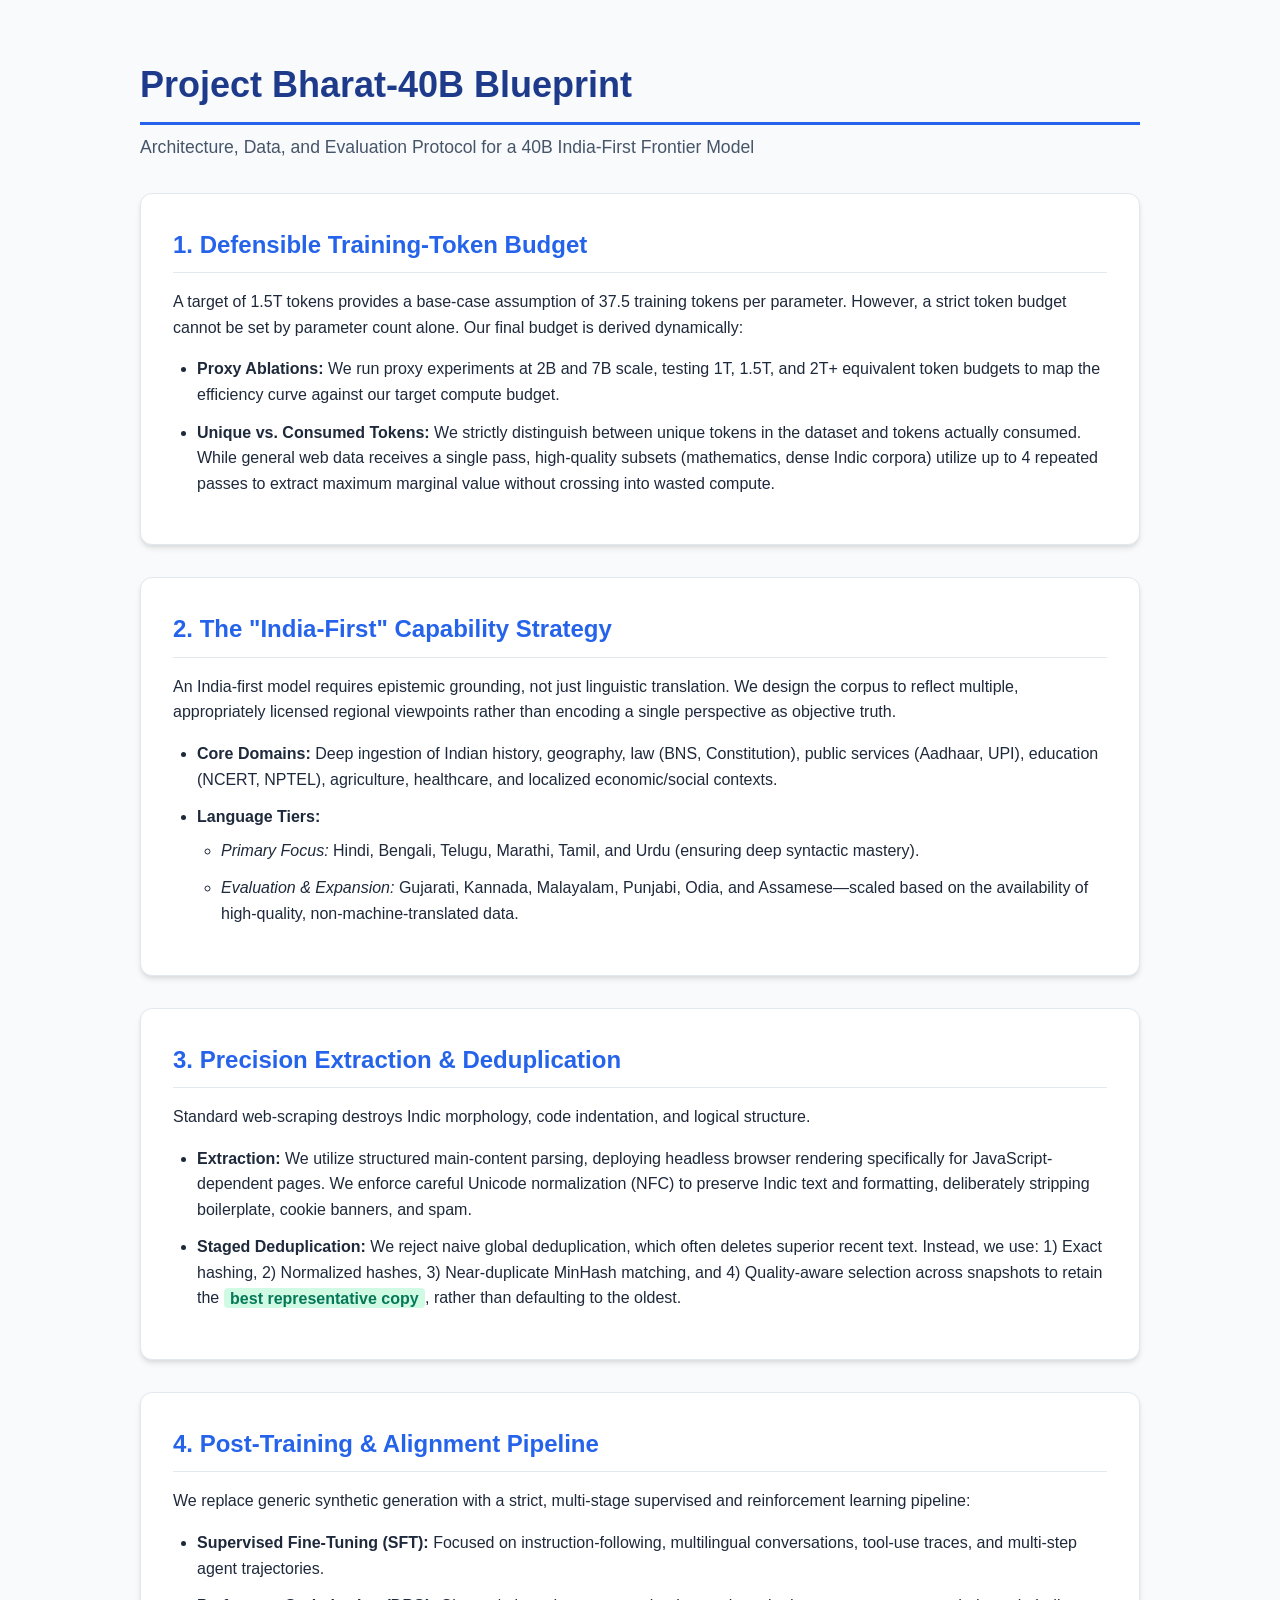
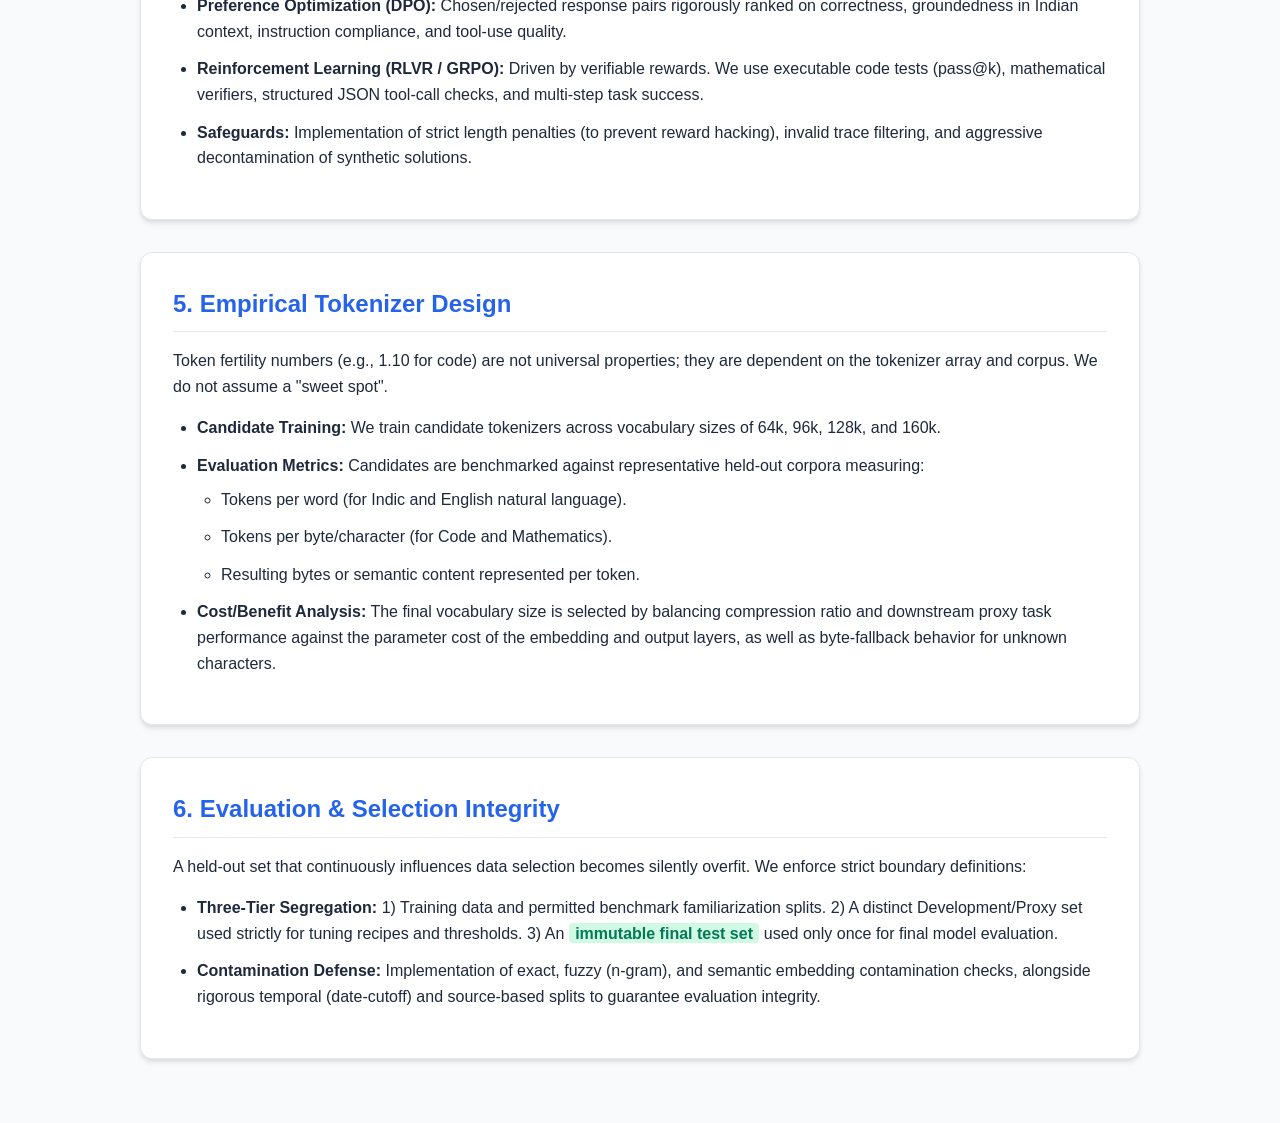
<file: Assignment3/gemini-code-1792768076310.html>
<!DOCTYPE html>
<html lang="en">
<head>
  <meta charset="UTF-8">
  <meta name="viewport" content="width=device-width, initial-scale=1.0">
  <title>Bharat-40B: Data & Sourcing Architecture Blueprint</title>
  <style>
    :root { --primary: #1e3a8a; --accent: #2563eb; --bg: #f8fafc; --card: #ffffff; --text: #1e293b; --subtext: #475569; }
    body { font-family: -apple-system, BlinkMacSystemFont, "Segoe UI", Roboto, Helvetica, Arial, sans-serif; line-height: 1.6; color: var(--text); background: var(--bg); margin: 0; padding: 2rem; }
    .container { max-width: 1000px; margin: 0 auto; }
    h1 { color: var(--primary); border-bottom: 3px solid var(--accent); padding-bottom: 0.5rem; font-size: 2.25rem; margin-bottom: 0.5rem; }
    .subtitle { color: var(--subtext); font-size: 1.1rem; margin-bottom: 2rem; font-weight: 500; }
    h2 { color: var(--accent); font-size: 1.5rem; margin-top: 0; border-bottom: 1px solid #e2e8f0; padding-bottom: 0.5rem; margin-bottom: 1rem; }
    .card { background: var(--card); padding: 2rem; border-radius: 12px; box-shadow: 0 4px 6px -1px rgba(0, 0, 0, 0.1), 0 2px 4px -1px rgba(0, 0, 0, 0.06); margin-bottom: 2rem; border: 1px solid #e2e8f0; }
    ul { padding-left: 1.5rem; margin-top: 0.5rem; }
    li { margin-bottom: 0.75rem; }
    .highlight { font-weight: 600; color: #047857; background: #d1fae5; padding: 0.1rem 0.4rem; border-radius: 4px; }
  </style>
</head>
<body>

  <div class="container">
    <h1>Project Bharat-40B Blueprint</h1>
    <div class="subtitle">Architecture, Data, and Evaluation Protocol for a 40B India-First Frontier Model</div>

    <div class="card">
      <h2>1. Defensible Training-Token Budget</h2>
      <p>A target of 1.5T tokens provides a base-case assumption of 37.5 training tokens per parameter. However, a strict token budget cannot be set by parameter count alone. Our final budget is derived dynamically:</p>
      <ul>
        <li><strong>Proxy Ablations:</strong> We run proxy experiments at 2B and 7B scale, testing 1T, 1.5T, and 2T+ equivalent token budgets to map the efficiency curve against our target compute budget.</li>
        <li><strong>Unique vs. Consumed Tokens:</strong> We strictly distinguish between unique tokens in the dataset and tokens actually consumed. While general web data receives a single pass, high-quality subsets (mathematics, dense Indic corpora) utilize up to 4 repeated passes to extract maximum marginal value without crossing into wasted compute.</li>
      </ul>
    </div>

    <div class="card">
      <h2>2. The "India-First" Capability Strategy</h2>
      <p>An India-first model requires epistemic grounding, not just linguistic translation. We design the corpus to reflect multiple, appropriately licensed regional viewpoints rather than encoding a single perspective as objective truth.</p>
      <ul>
        <li><strong>Core Domains:</strong> Deep ingestion of Indian history, geography, law (BNS, Constitution), public services (Aadhaar, UPI), education (NCERT, NPTEL), agriculture, healthcare, and localized economic/social contexts.</li>
        <li><strong>Language Tiers:</strong>
          <ul>
            <li><em>Primary Focus:</em> Hindi, Bengali, Telugu, Marathi, Tamil, and Urdu (ensuring deep syntactic mastery).</li>
            <li><em>Evaluation & Expansion:</em> Gujarati, Kannada, Malayalam, Punjabi, Odia, and Assamese—scaled based on the availability of high-quality, non-machine-translated data.</li>
          </ul>
        </li>
      </ul>
    </div>

    <div class="card">
      <h2>3. Precision Extraction & Deduplication</h2>
      <p>Standard web-scraping destroys Indic morphology, code indentation, and logical structure.</p>
      <ul>
        <li><strong>Extraction:</strong> We utilize structured main-content parsing, deploying headless browser rendering specifically for JavaScript-dependent pages. We enforce careful Unicode normalization (NFC) to preserve Indic text and formatting, deliberately stripping boilerplate, cookie banners, and spam.</li>
        <li><strong>Staged Deduplication:</strong> We reject naive global deduplication, which often deletes superior recent text. Instead, we use: 
          1) Exact hashing, 2) Normalized hashes, 3) Near-duplicate MinHash matching, and 4) Quality-aware selection across snapshots to retain the <span class="highlight">best representative copy</span>, rather than defaulting to the oldest.</li>
      </ul>
    </div>

    <div class="card">
      <h2>4. Post-Training & Alignment Pipeline</h2>
      <p>We replace generic synthetic generation with a strict, multi-stage supervised and reinforcement learning pipeline:</p>
      <ul>
        <li><strong>Supervised Fine-Tuning (SFT):</strong> Focused on instruction-following, multilingual conversations, tool-use traces, and multi-step agent trajectories.</li>
        <li><strong>Preference Optimization (DPO):</strong> Chosen/rejected response pairs rigorously ranked on correctness, groundedness in Indian context, instruction compliance, and tool-use quality.</li>
        <li><strong>Reinforcement Learning (RLVR / GRPO):</strong> Driven by verifiable rewards. We use executable code tests (pass@k), mathematical verifiers, structured JSON tool-call checks, and multi-step task success.</li>
        <li><strong>Safeguards:</strong> Implementation of strict length penalties (to prevent reward hacking), invalid trace filtering, and aggressive decontamination of synthetic solutions.</li>
      </ul>
    </div>

    <div class="card">
      <h2>5. Empirical Tokenizer Design</h2>
      <p>Token fertility numbers (e.g., 1.10 for code) are not universal properties; they are dependent on the tokenizer array and corpus. We do not assume a "sweet spot".</p>
      <ul>
        <li><strong>Candidate Training:</strong> We train candidate tokenizers across vocabulary sizes of 64k, 96k, 128k, and 160k.</li>
        <li><strong>Evaluation Metrics:</strong> Candidates are benchmarked against representative held-out corpora measuring:
          <ul>
            <li>Tokens per word (for Indic and English natural language).</li>
            <li>Tokens per byte/character (for Code and Mathematics).</li>
            <li>Resulting bytes or semantic content represented per token.</li>
          </ul>
        </li>
        <li><strong>Cost/Benefit Analysis:</strong> The final vocabulary size is selected by balancing compression ratio and downstream proxy task performance against the parameter cost of the embedding and output layers, as well as byte-fallback behavior for unknown characters.</li>
      </ul>
    </div>

    <div class="card">
      <h2>6. Evaluation & Selection Integrity</h2>
      <p>A held-out set that continuously influences data selection becomes silently overfit. We enforce strict boundary definitions:</p>
      <ul>
        <li><strong>Three-Tier Segregation:</strong>
          1) Training data and permitted benchmark familiarization splits. 
          2) A distinct Development/Proxy set used strictly for tuning recipes and thresholds. 
          3) An <span class="highlight">immutable final test set</span> used only once for final model evaluation.
        </li>
        <li><strong>Contamination Defense:</strong> Implementation of exact, fuzzy (n-gram), and semantic embedding contamination checks, alongside rigorous temporal (date-cutoff) and source-based splits to guarantee evaluation integrity.</li>
      </ul>
    </div>
  </div>

</body>
</html>
</file>
<file: Assignment8/css/styles.css>
:root {
  --paper: #f4efe4;
  --paper-2: #fbf8f1;
  --ink: #1c1814;
  --muted: #5e574c;
  --faint: #8a8174;
  --line: #ddd3c3;
  --line-strong: #c9bba6;
  --teal: #0d5c56;
  --teal-soft: #dcebe6;
  --rust: #9a3418;
  --rust-soft: #f6e4d8;
  --navy: #1c3d66;
  --navy-soft: #e1e9f2;
  --gold: #8a5a10;
  --gold-soft: #f3e6cc;
  --plum: #633056;
  --plum-soft: #f3e4ee;
  --shadow: 0 18px 50px rgba(40, 28, 12, 0.08);
  --serif: "Fraunces", "Iowan Old Style", Palatino, serif;
  --body: "Literata", "Iowan Old Style", Georgia, serif;
  --mono: "IBM Plex Mono", ui-monospace, monospace;
  --rail: 232px;
  --measure: 740px;
}

* { box-sizing: border-box; }
html { scroll-behavior: smooth; }
body {
  margin: 0;
  color: var(--ink);
  background:
    radial-gradient(1200px 500px at 10% -10%, #fff 0%, transparent 55%),
    var(--paper);
  font-family: var(--body);
  font-size: 18.5px;
  line-height: 1.55;
  font-optical-sizing: auto;
}

a { color: var(--teal); }
a:hover { color: var(--ink); }

.wrap {
  display: grid;
  grid-template-columns: var(--rail) minmax(0, 1fr);
  gap: 28px;
  max-width: 1180px;
  margin: 0 auto;
  padding: 28px 28px 80px;
}

.rail {
  position: sticky;
  top: 18px;
  align-self: start;
  max-height: calc(100vh - 36px);
  overflow: auto;
  padding: 8px 8px 18px 0;
  scrollbar-width: thin;
}
.brand {
  font-family: var(--mono);
  font-size: 11px;
  letter-spacing: 0.14em;
  text-transform: uppercase;
  color: var(--faint);
  margin: 0 0 10px;
}
.rail h1 {
  font-family: var(--serif);
  font-weight: 560;
  font-size: 28px;
  line-height: 1.05;
  letter-spacing: -0.03em;
  margin: 0 0 14px;
}
.legend { display: flex; flex-wrap: wrap; gap: 6px; margin-bottom: 14px; }
.chip {
  font-family: var(--mono);
  font-size: 10px;
  letter-spacing: 0.04em;
  text-transform: uppercase;
  border-radius: 999px;
  padding: 3px 7px;
  background: var(--line);
  color: var(--ink);
}
.chip.exact { background: var(--teal-soft); color: var(--teal); }
.chip.position { background: var(--gold-soft); color: var(--gold); }
.chip.memory { background: var(--navy-soft); color: var(--navy); }
.chip.sparse { background: var(--plum-soft); color: var(--plum); }
.chip.recurrent { background: var(--rust-soft); color: var(--rust); }

.rail ol { list-style: none; margin: 0; padding: 0; }
.rail a {
  display: grid;
  grid-template-columns: 52px 1fr;
  gap: 8px;
  text-decoration: none;
  color: var(--muted);
  padding: 6px 8px;
  border-left: 2px solid transparent;
  border-radius: 0 8px 8px 0;
}
.rail a small {
  font-family: var(--mono);
  font-size: 10px;
  color: var(--faint);
}
.rail a strong {
  display: block;
  font-family: var(--body);
  font-weight: 600;
  font-size: 13.5px;
  color: var(--ink);
}
.rail a.active {
  background: rgba(255, 255, 255, 0.7);
  border-left-color: var(--ink);
}

main { min-width: 0; }

.hero {
  padding: 12px 0 8px;
  max-width: var(--measure);
}
.kicker {
  font-family: var(--mono);
  font-size: 12px;
  letter-spacing: 0.16em;
  text-transform: uppercase;
  color: var(--rust);
  margin: 0 0 10px;
}
.hero h2 {
  font-family: var(--serif);
  font-weight: 560;
  font-size: clamp(40px, 6vw, 68px);
  line-height: 0.98;
  letter-spacing: -0.035em;
  margin: 0 0 18px;
}
.lede {
  font-size: 21px;
  line-height: 1.45;
}
.measure { max-width: var(--measure); }
.measure p { margin: 0 0 14px; }

.flow {
  display: grid;
  grid-template-columns: repeat(6, minmax(0, 1fr));
  gap: 8px;
  margin: 22px 0 8px;
  max-width: 860px;
}
.flow span {
  background: var(--ink);
  color: #f6f1e6;
  border-radius: 10px;
  padding: 10px 8px;
  font-family: var(--mono);
  font-size: 12px;
  text-align: center;
  line-height: 1.3;
}
.flow span em { display: block; font-style: normal; color: #e7b89a; font-size: 10px; letter-spacing: 0.08em; }

.chapter {
  margin: 54px 0 0;
  padding-top: 28px;
  border-top: 1px solid var(--line);
  max-width: 860px;
}
.chapter header { margin-bottom: 8px; }
.meta {
  display: flex;
  flex-wrap: wrap;
  gap: 8px;
  align-items: center;
  margin-bottom: 8px;
}
time, .priority {
  font-family: var(--mono);
  font-size: 12px;
  letter-spacing: 0.04em;
}
.priority {
  border-radius: 999px;
  padding: 2px 8px;
}
.priority.exact { background: var(--teal-soft); color: var(--teal); }
.priority.position { background: var(--gold-soft); color: var(--gold); }
.priority.memory { background: var(--navy-soft); color: var(--navy); }
.priority.sparse { background: var(--plum-soft); color: var(--plum); }
.priority.recurrent { background: var(--rust-soft); color: var(--rust); }
.chapter h3 {
  font-family: var(--serif);
  font-weight: 560;
  font-size: clamp(32px, 4vw, 46px);
  letter-spacing: -0.03em;
  line-height: 1.02;
  margin: 0 0 6px;
}
.cite { color: var(--muted); margin: 0 0 14px; font-size: 15.5px; }
.chapter p { max-width: var(--measure); }
.formula {
  font-family: var(--mono);
  font-size: 13.5px;
  line-height: 1.45;
  background: var(--paper-2);
  border: 1px solid var(--line);
  border-radius: 12px;
  padding: 12px 14px;
  overflow-x: auto;
  max-width: var(--measure);
}
.bridge {
  max-width: var(--measure);
  margin-top: 18px;
  padding: 12px 14px;
  border-left: 3px solid var(--line-strong);
  color: var(--muted);
  font-size: 16.5px;
}

.trade {
  display: grid;
  grid-template-columns: 1fr;
  gap: 10px;
  margin: 16px 0 8px;
  max-width: var(--measure);
}
.trade article {
  background: var(--paper-2);
  border: 1px solid var(--line);
  border-radius: 14px;
  padding: 12px 14px 4px;
}
.trade h4 {
  margin: 0 0 6px;
  font-family: var(--mono);
  font-size: 11px;
  letter-spacing: 0.12em;
  text-transform: uppercase;
}
.trade .buy h4 { color: var(--teal); }
.trade .give h4 { color: var(--rust); }
.trade .when h4 { color: var(--navy); }

.lab {
  margin: 18px 0;
  background: var(--paper-2);
  border: 1px solid var(--line-strong);
  border-radius: 18px;
  box-shadow: var(--shadow);
  padding: 16px;
  max-width: 860px;
}
.lab h4 {
  margin: 0 0 4px;
  font-family: var(--serif);
  font-size: 22px;
  font-weight: 560;
}
.lab .hint { margin: 0 0 12px; color: var(--muted); font-size: 15px; }
.controls, .steps { display: flex; flex-wrap: wrap; gap: 8px; margin-bottom: 12px; }
button, .toggle {
  font-family: var(--body);
  font-size: 14.5px;
  background: white;
  border: 1px solid var(--line-strong);
  border-radius: 999px;
  padding: 6px 12px;
  cursor: pointer;
  color: var(--ink);
}
button.active, button[aria-pressed="true"] {
  background: var(--ink);
  color: #f6f1e6;
  border-color: var(--ink);
}
.matrices {
  display: grid;
  grid-template-columns: 1.2fr 0.8fr;
  gap: 14px;
}
.panel { min-width: 0; }
.panel p { margin: 0 0 6px; font-family: var(--mono); font-size: 12px; letter-spacing: 0.04em; }
table {
  border-collapse: collapse;
  font-family: var(--mono);
  font-size: 12px;
  width: 100%;
}
th, td {
  border: 1px solid var(--line);
  padding: 4px 6px;
  text-align: right;
  background: white;
}
th { text-align: center; font-weight: 500; color: var(--muted); }
td.rowhead, th.rowhead { text-align: left; color: var(--ink); font-weight: 500; }
td.hot { background: #f3d2c4; }
td.warm { background: #f8e6d8; }
td.cool { background: #e7f0ea; }
td.dead { color: var(--faint); background: #f3f0ea; }
.readout {
  font-family: var(--mono);
  font-size: 13px;
  background: #241f1a;
  color: #f3eadc;
  border-radius: 12px;
  padding: 12px;
  min-height: 140px;
}
.readout strong { color: #f0c2a4; font-weight: 500; }
.bars { display: grid; gap: 8px; }
.bar-row { display: grid; grid-template-columns: 64px 1fr 48px; gap: 8px; align-items: center; font-family: var(--mono); font-size: 12px; }
.bar { height: 16px; background: var(--line); border-radius: 99px; overflow: hidden; }
.bar i { display: block; height: 100%; background: var(--teal); width: 0%; }
.grid-viz { display: flex; flex-wrap: wrap; gap: 4px; }
.cell {
  width: 34px; height: 34px;
  border-radius: 7px;
  display: grid; place-items: center;
  font-family: var(--mono); font-size: 10px;
  background: #efe8db; color: var(--muted);
  border: 1px solid transparent;
}
.cell.on { background: var(--teal); color: white; }
.cell.sink { background: var(--gold); color: white; }
.cell.query { outline: 2px solid var(--ink); }
.cell.dim { opacity: 0.35; }

.heads { display: flex; gap: 14px; flex-wrap: wrap; align-items: flex-end; }
.head-col { text-align: center; font-family: var(--mono); font-size: 11px; }
.qdot, .kvdot {
  width: 28px; border-radius: 8px; margin: 3px auto;
}
.qdot { height: 18px; background: var(--navy); }
.kvdot { height: 28px; background: var(--rust); }
.cache-stat { font-family: var(--mono); font-size: 13px; margin-top: 10px; }

.rope-wrap, .delta-wrap { display: grid; grid-template-columns: 280px 1fr; gap: 14px; align-items: center; }
canvas { background: white; border-radius: 12px; border: 1px solid var(--line); width: 100%; height: auto; }
.slider { width: 100%; accent-color: var(--ink); }
label.sl { display: block; font-family: var(--mono); font-size: 12px; margin: 8px 0; color: var(--muted); }

.freq { display: grid; gap: 10px; }
.freq .lane { display: grid; grid-template-columns: 90px 1fr; gap: 8px; align-items: center; }
.ticks { display: flex; height: 28px; border-radius: 8px; overflow: hidden; background: white; border: 1px solid var(--line); }
.ticks i { display: block; height: 100%; }

.sources { max-width: var(--measure); }
.sources li { margin: 0 0 8px; font-size: 15.5px; }
footer { margin-top: 40px; color: var(--muted); font-size: 14px; max-width: var(--measure); }

@media (max-width: 960px) {
  .wrap { grid-template-columns: 1fr; padding: 16px 16px 48px; }
  .rail { position: relative; top: 0; max-height: none; }
  .rail ol { display: flex; gap: 6px; overflow: auto; padding-bottom: 8px; }
  .rail a { min-width: 140px; border-left: 0; border-bottom: 2px solid transparent; }
  .matrices, .rope-wrap, .delta-wrap { grid-template-columns: 1fr; }
  .flow { grid-template-columns: repeat(3, 1fr); }
}
</file>
